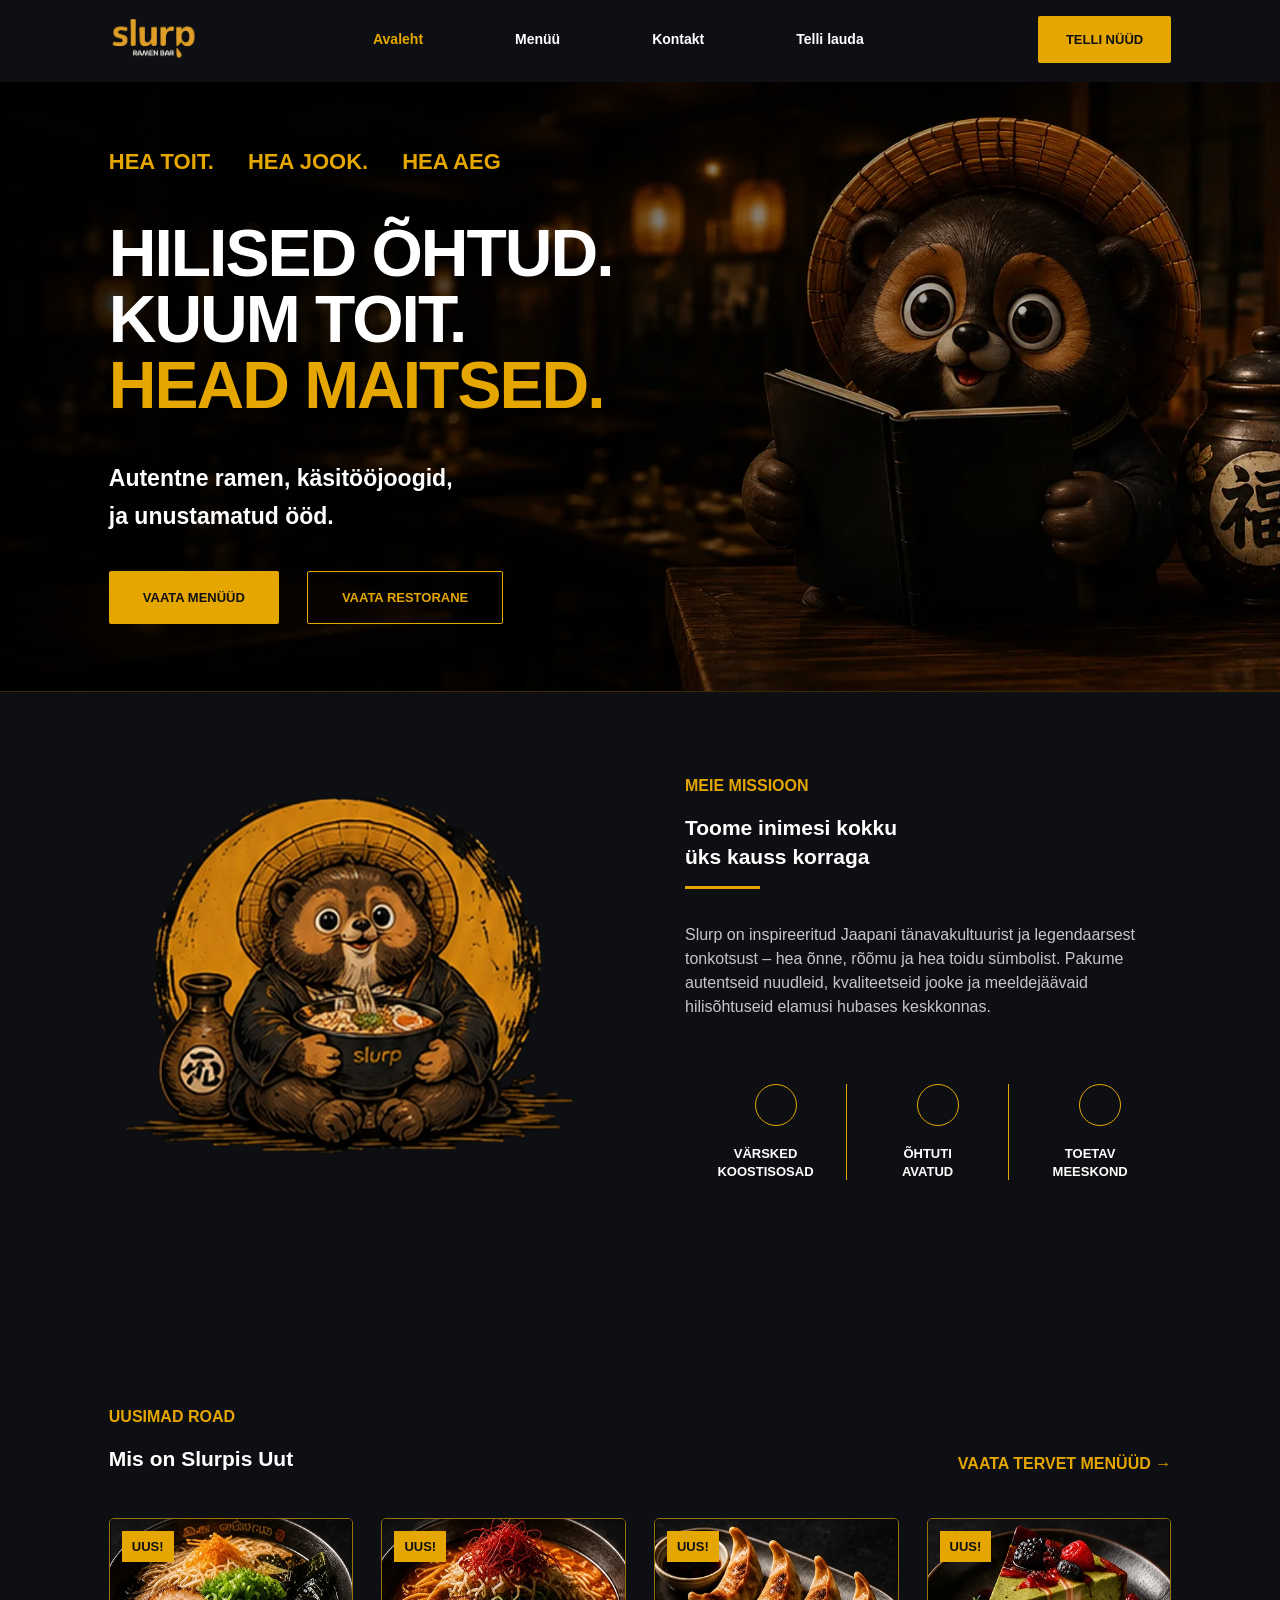
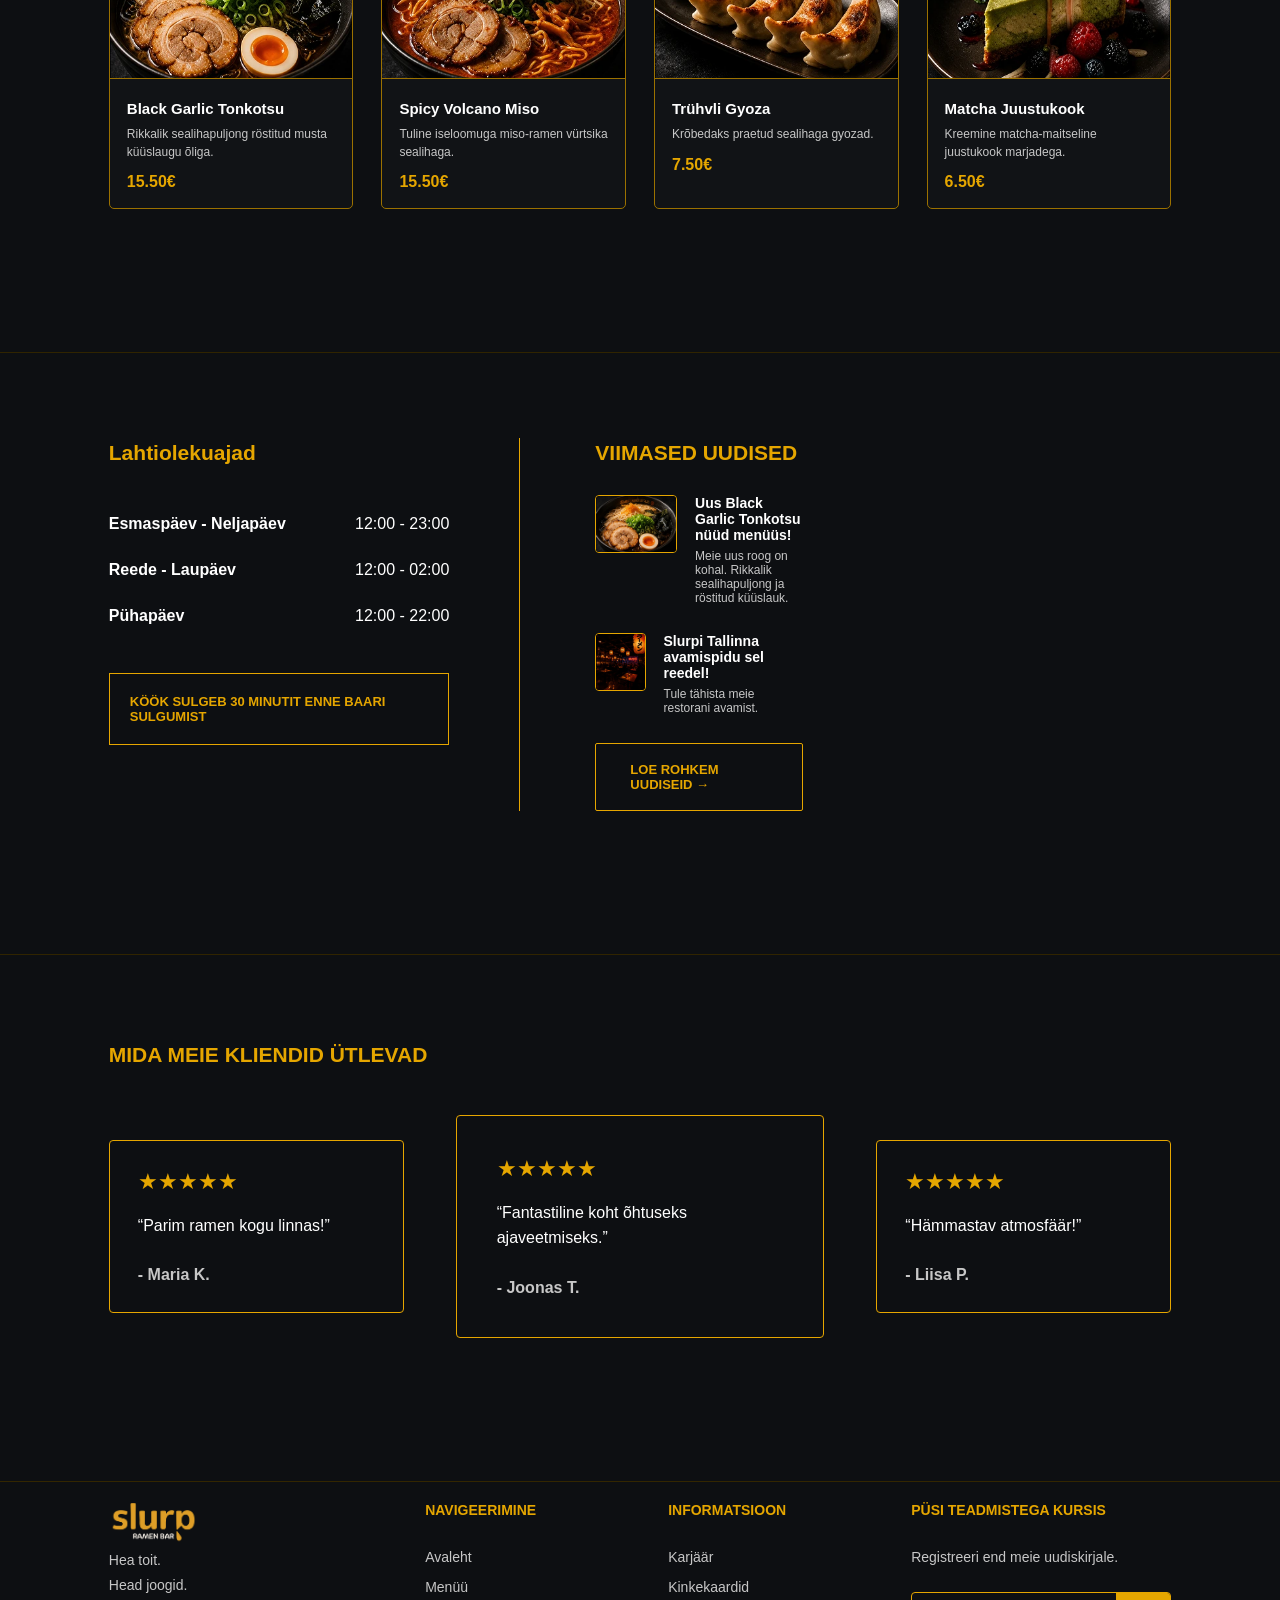
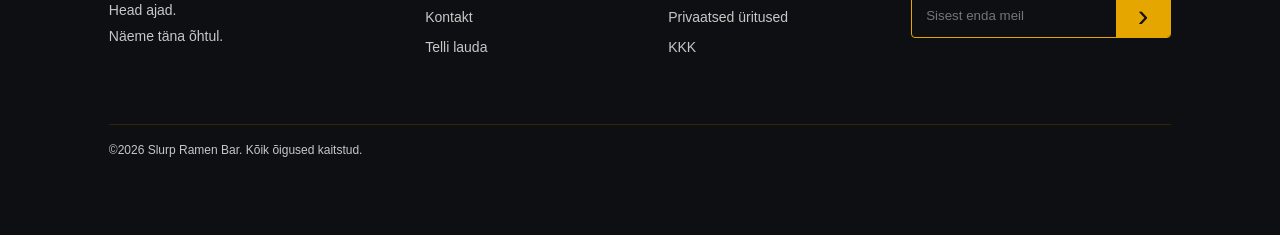
<file: index.html>
<!DOCTYPE html>
<html lang="et">
<head>
  <meta charset="UTF-8" />
  <meta name="description" content="Slurp Ramen Bar pakub autentset Jaapani ramenit, käsitööjooke ja hubast atmosfääri Tallinnas." />
  <meta name="viewport" content="width=device-width, initial-scale=1.0" />
  <title>Slurp | Avaleht</title>
  <link rel="stylesheet" href="styles.css" />
  <link rel="canonical" href="https://slurp-kusti.surge.sh/">
</head>
<body class="avaleht-page">

<header class="header">
  <div class="container nav">
    <a href="index.html" class="logo" aria-label="Slurp avaleht">
      <img src="images/slurp-logo-white.webp" alt="Slurp Ramen Bar logo">
    </a>

    <nav>
      <a class="active" href="#">Avaleht</a>
      <a href="menu.html">Menüü</a>
      <a href="kontakt.html">Kontakt</a>
      <a href="tellimus.html">Telli lauda</a>
    </nav>

    <a class="btn small" href="tellimus.html">TELLI NÜÜD</a>
  </div>
</header>

<main>
  <section class="hero">
    <div class="container hero-content">
      <div>
        <div class="tags">
          <span>HEA TOIT.</span>
          <span>HEA JOOK.</span>
          <span>HEA AEG</span>
        </div>

        <h1>
          HILISED ÕHTUD.<br>
          KUUM TOIT.<br>
          <span>HEAD MAITSED.</span>
        </h1>

        <p>Autentne ramen, käsitööjoogid,<br>ja unustamatud ööd.</p>

        <div class="hero-buttons">
          <a class="btn" href="menu.html">VAATA MENÜÜD</a>
          <a class="btn outline" href="kontakt.html">VAATA RESTORANE</a>
        </div>
      </div>
    </div>
  </section>

  <section class="mission section">
    <div class="container mission-grid">
      <div class="mission-img">
        <img src="images/mascot-bowl.webp" alt="Slurp mascot" loading="lazy">
      </div>

      <div>
        <h5>MEIE MISSIOON</h5>
        <h2>Toome inimesi kokku<br>üks kauss korraga</h2>
        <div class="line"></div>

        <p>
          Slurp on inspireeritud Jaapani tänavakultuurist ja legendaarsest
          tonkotsust – hea õnne, rõõmu ja hea toidu sümbolist.
          Pakume autentseid nuudleid, kvaliteetseid jooke ja meeldejäävaid
          hilisõhtuseid elamusi hubases keskkonnas.
        </p>

        <div class="features">
          <div>
            <div class="icon"></div>
            <strong>VÄRSKED<br>KOOSTISOSAD</strong>
          </div>
          <div>
            <div class="icon"></div>
            <strong>ÕHTUTI<br>AVATUD</strong>
          </div>
          <div>
            <div class="icon"></div>
            <strong>TOETAV<br>MEESKOND</strong>
          </div>
        </div>
      </div>
    </div>
  </section>

  <section class="new-food section">
    <div class="container">
      <div class="section-head">
        <div>
          <h5>UUSIMAD ROAD</h5>
          <h2>Mis on Slurpis Uut</h2>
        </div>
        <a href="menu.html">VAATA TERVET MENÜÜD →</a>
      </div>

      <div class="cards">
        <article class="card">
          <span>UUS!</span>
          <img src="images/ramen-1.webp" alt="" loading="lazy">
          <div>
            <h3>Black Garlic Tonkotsu</h3>
            <p>Rikkalik sealihapuljong röstitud musta küüslaugu õliga.</p>
            <strong>15.50€</strong>
          </div>
        </article>

        <article class="card">
          <span>UUS!</span>
          <img src="images/ramen-2.webp" alt="" loading="lazy">
          <div>
            <h3>Spicy Volcano Miso</h3>
            <p>Tuline iseloomuga miso-ramen vürtsika sealihaga.</p>
            <strong>15.50€</strong>
          </div>
        </article>

        <article class="card">
          <span>UUS!</span>
          <img src="images/gyoza.webp" alt="" loading="lazy">
          <div>
            <h3>Trühvli Gyoza</h3>
            <p>Krõbedaks praetud sealihaga gyozad.</p>
            <strong>7.50€</strong>
          </div>
        </article>

        <article class="card">
          <span>UUS!</span>
          <img src="images/matcha.webp" alt="" loading="lazy">
          <div>
            <h3>Matcha Juustukook</h3>
            <p>Kreemine matcha-maitseline juustukook marjadega.</p>
            <strong>6.50€</strong>
          </div>
        </article>
      </div>
    </div>
  </section>

  <section class="info section">
    <div class="container info-grid">
      <div>
        <h2>Lahtiolekuajad</h2>

        <div class="hours">
          <p><b>Esmaspäev - Neljapäev</b><span>12:00 - 23:00</span></p>
          <p><b>Reede - Laupäev</b><span>12:00 - 02:00</span></p>
          <p><b>Pühapäev</b><span>12:00 - 22:00</span></p>
        </div>

        <div class="notice">KÖÖK SULGEB 30 MINUTIT ENNE BAARI SULGUMIST</div>
      </div>

      <div class="news">
        <h2>VIIMASED UUDISED</h2>

        <div class="news-item">
          <img src="images/ramen-1.webp" alt="" loading="lazy">
          <div>
            <h4>Uus Black Garlic Tonkotsu nüüd menüüs!</h4>
            <p>Meie uus roog on kohal. Rikkalik sealihapuljong ja röstitud küüslauk.</p>
          </div>
        </div>

        <div class="news-item">
          <img src="images/news.webp" alt="" loading="lazy">
          <div>
            <h4>Slurpi Tallinna avamispidu sel reedel!</h4>
            <p>Tule tähista meie restorani avamist.</p>
          </div>
        </div>

        <a class="btn outline" href="kontakt.html">LOE ROHKEM UUDISEID →</a>
      </div>
    </div>
  </section>

  <section class="reviews section">
    <div class="container">
      <h2>MIDA MEIE KLIENDID ÜTLEVAD</h2>

      <div class="review-grid">
        <div class="review">
          <div>★★★★★</div>
          <p>“Parim ramen kogu linnas!”</p>
          <strong>- Maria K.</strong>
        </div>

        <div class="review large">
          <div>★★★★★</div>
          <p>“Fantastiline koht õhtuseks ajaveetmiseks.”</p>
          <strong>- Joonas T.</strong>
        </div>

        <div class="review">
          <div>★★★★★</div>
          <p>“Hämmastav atmosfäär!”</p>
          <strong>- Liisa P.</strong>
        </div>
      </div>
    </div>
  </section>
</main>

<footer class="footer">
  <div class="container footer-grid">
    <div>
      <a href="index.html" class="logo" aria-label="Slurp avaleht">
        <img src="images/slurp-logo-white.webp" alt="Slurp Ramen Bar logo">
      </a>
      <p>Hea toit.<br>Head joogid.<br>Head ajad.<br>Näeme täna õhtul.</p>
    </div>

    <div>
      <h4>NAVIGEERIMINE</h4>
      <a href="#">Avaleht</a>
      <a href="menu.html">Menüü</a>
      <a href="kontakt.html">Kontakt</a>
      <a href="tellimus.html">Telli lauda</a>
    </div>

    <div>
      <h4>INFORMATSIOON</h4>
      <a href="#">Karjäär</a>
      <a href="#">Kinkekaardid</a>
      <a href="#">Privaatsed üritused</a>
      <a href="kontakt.html">KKK</a>
    </div>

    <div>
      <h4>PÜSI TEADMISTEGA KURSIS</h4>
      <p>Registreeri end meie uudiskirjale.</p>
      <form>
        <input type="email" placeholder="Sisest enda meil" aria-label="Sisesta enda meil">
        <button>›</button>
      </form>
    </div>
  </div>

  <div class="container copyright">
    ©2026 Slurp Ramen Bar. Kõik õigused kaitstud.
  </div>
</footer>

<script src="js/main.js"></script>
</body>
</html>
</file>
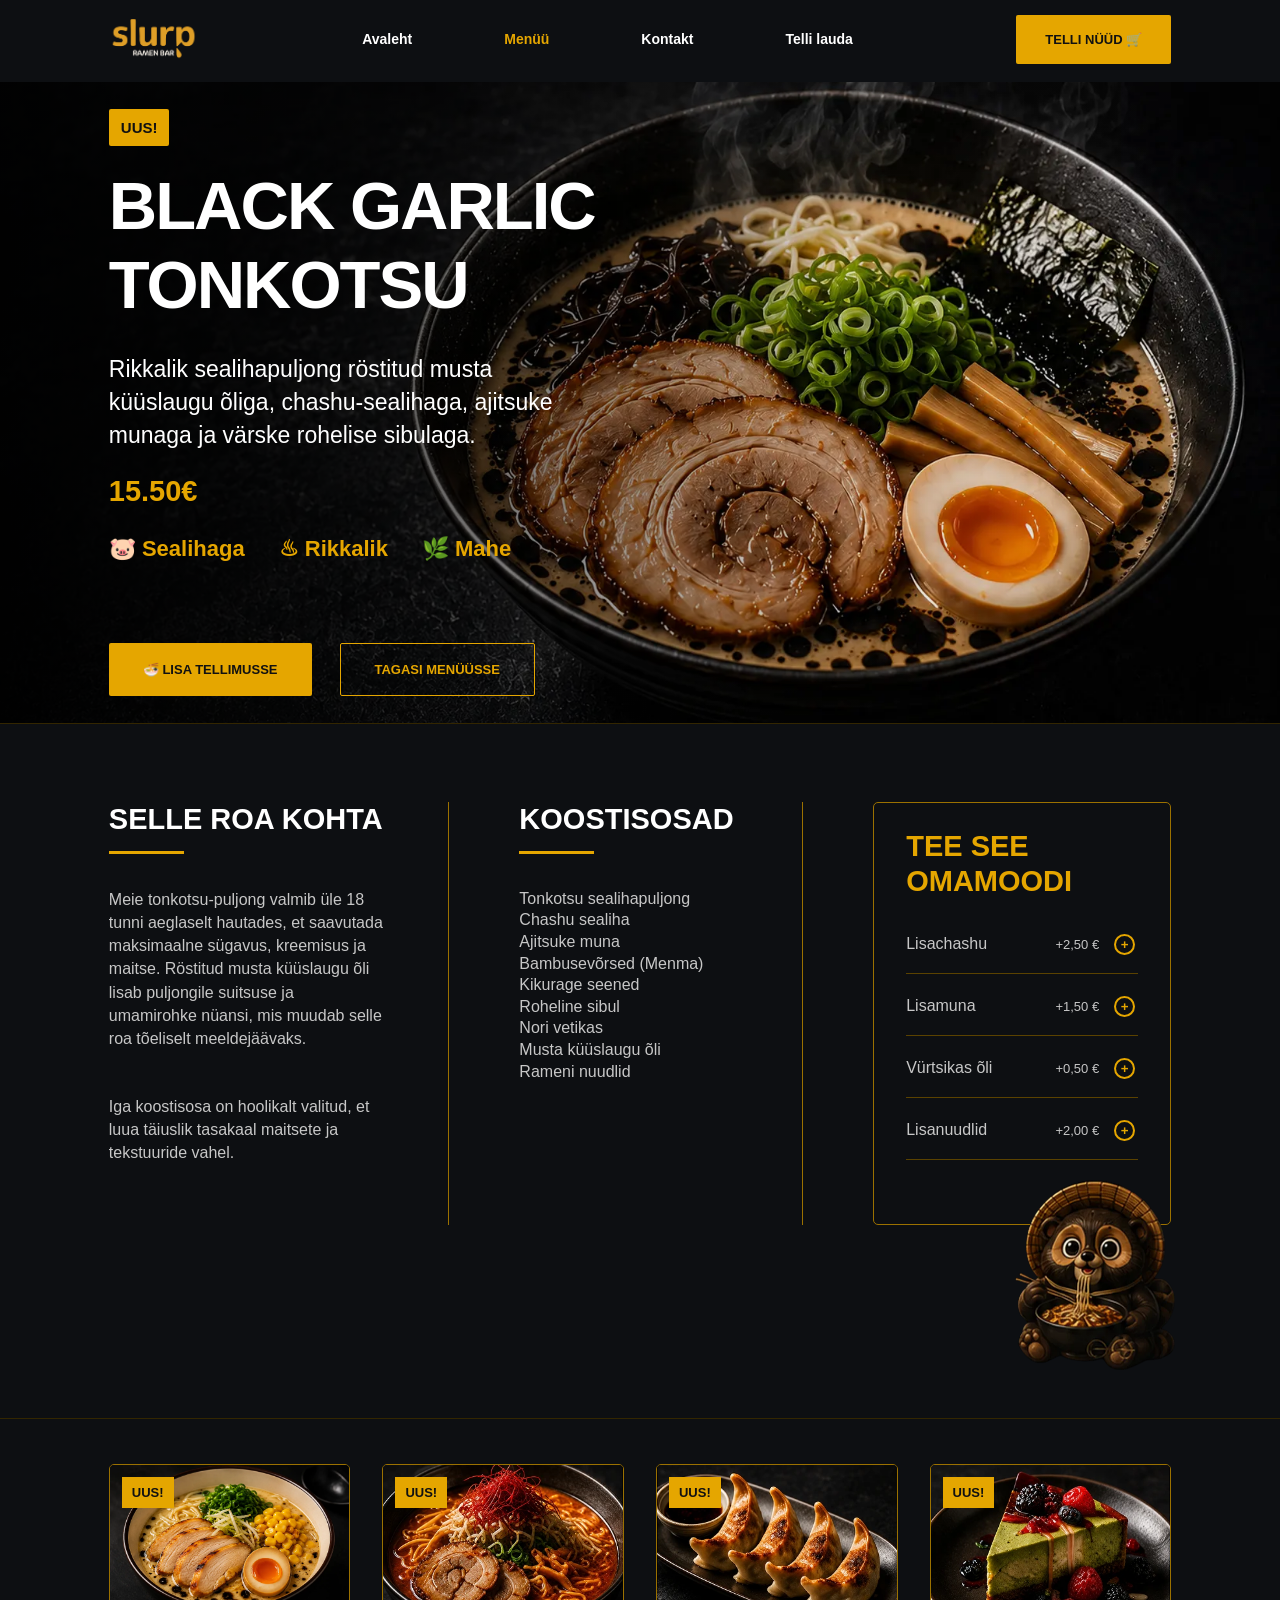
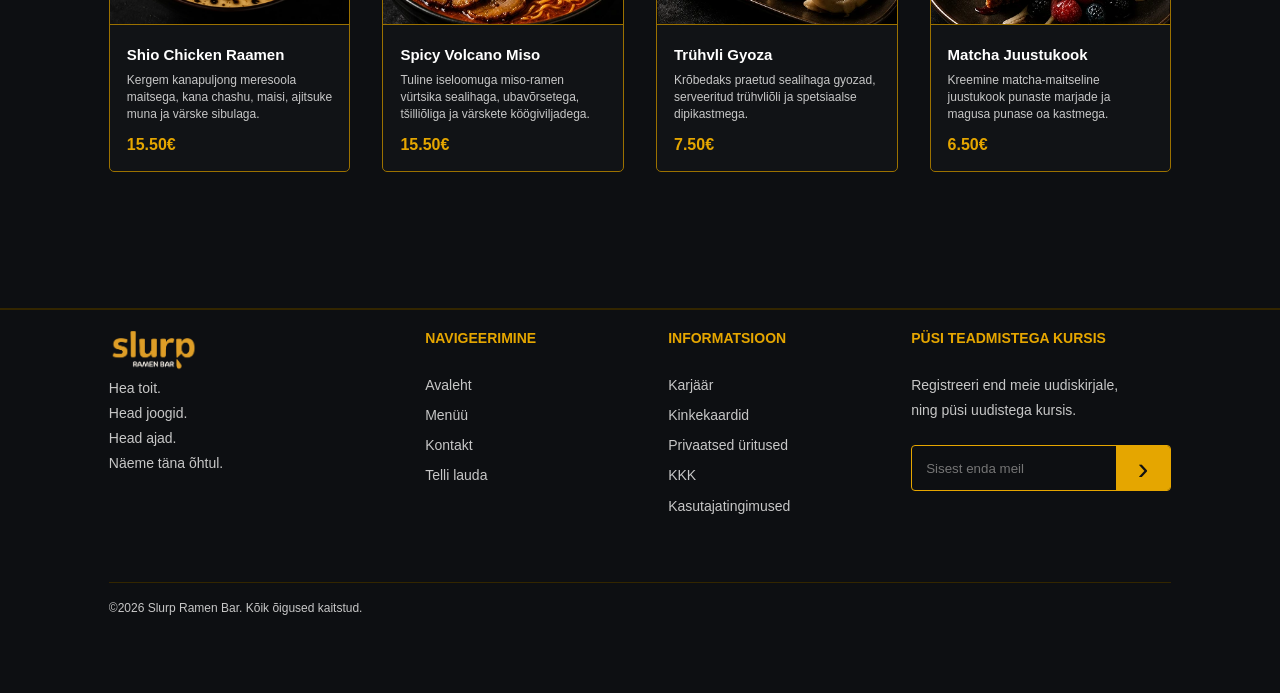
<file: detail.html>
<!DOCTYPE html>
<html lang="et">
<head>
  <meta charset="UTF-8" />
   <meta name="description" content="Slurp Ramen Bar pakub autentset Jaapani ramenit, käsitööjooke ja hubast atmosfääri Tallinnas." />
  <meta name="viewport" content="width=device-width, initial-scale=1.0" />
  <title>Slurp | Black Garlic Tonkotsu</title>
  <link rel="stylesheet" href="styles.css" />
  <link rel="canonical" href="https://slurp-kusti.surge.sh/detail.html">
</head>
<body>

<header class="header">
  <div class="container nav">
    <a href="index.html" class="logo" aria-label="Slurp avaleht">
      <img src="images/slurp-logo-white.webp" alt="Slurp Ramen Bar logo">
    </a>

    <nav>
      <a href="index.html">Avaleht</a>
      <a class="active" href="menu.html">Menüü</a>
      <a href="kontakt.html">Kontakt</a>
      <a href="tellimus.html">Telli lauda</a>
    </nav>

    <a class="top-btn" href="tellimus.html">TELLI NÜÜD 🛒</a>
  </div>
</header>

<main>
    <section class="hero-detail">
    <div class="container hero-content">
        <span class="badge">UUS!</span>

        <h1>BLACK GARLIC<br>TONKOTSU</h1>

        <p>
        Rikkalik sealihapuljong röstitud musta<br>
        küüslaugu õliga, chashu-sealihaga, ajitsuke<br>
        munaga ja värske rohelise sibulaga.
        </p>

        <strong class="price">15.50€</strong>

        <div class="tags">
        <span>🐷 Sealihaga</span>
        <span>♨ Rikkalik</span>
        <span>🌿 Mahe</span>
        </div>

        <div class="hero-buttons">
        <a class="btn" href="tellimus.html">🍜 LISA TELLIMUSSE</a>
        <a class="btn outline" href="menu.html">TAGASI MENÜÜSSE</a>
        </div>
    </div>
    </section>

    <section class="info-section">
    <div class="container info-grid">
        <div class="info-block">
        <h2>SELLE ROA KOHTA</h2>
        <div class="line"></div>

        <p>
            Meie tonkotsu-puljong valmib üle 18 tunni aeglaselt hautades,
            et saavutada maksimaalne sügavus, kreemisus ja maitse.
            Röstitud musta küüslaugu õli lisab puljongile suitsuse ja umamirohke
            nüansi, mis muudab selle roa tõeliselt meeldejäävaks.
        </p>

        <p>
            Iga koostisosa on hoolikalt valitud, et luua täiuslik tasakaal
            maitsete ja tekstuuride vahel.
        </p>
        </div>

        <div class="info-block ingredients">
        <h2>KOOSTISOSAD</h2>
        <div class="line"></div>

        <ul>
            <li>Tonkotsu sealihapuljong</li>
            <li>Chashu sealiha</li>
            <li>Ajitsuke muna</li>
            <li>Bambusevõrsed (Menma)</li>
            <li>Kikurage seened</li>
            <li>Roheline sibul</li>
            <li>Nori vetikas</li>
            <li>Musta küüslaugu õli</li>
            <li>Rameni nuudlid</li>
        </ul>
        </div>

        <div class="custom-card">
        <h2>TEE SEE OMAMOODI</h2>

        <div class="custom-row">
            <span>Lisachashu</span>
            <b>+2,50 €</b>
            <button>+</button>
        </div>

        <div class="custom-row">
            <span>Lisamuna</span>
            <b>+1,50 €</b>
            <button>+</button>
        </div>

        <div class="custom-row">
            <span>Vürtsikas õli</span>
            <b>+0,50 €</b>
            <button>+</button>
        </div>

        <div class="custom-row">
            <span>Lisanuudlid</span>
            <b>+2,00 €</b>
            <button>+</button>
        </div>

        <img src="images/mascot-small.webp" alt="Slurp mascot" loading="lazy">
        </div>
    </div>
    </section>

    <section class="related">
    <div class="container related-grid">
        <article class="card">
        <span>UUS!</span>
        <img src="images/ramen-3.webp" alt="" loading="lazy">
        <div>
            <h3>Shio Chicken Raamen</h3>
            <p>Kergem kanapuljong meresoola maitsega, kana chashu, maisi, ajitsuke muna ja värske sibulaga.</p>
            <strong>15.50€</strong>
        </div>
        </article>

        <article class="card">
        <span>UUS!</span>
        <img src="images/ramen-2.webp" alt="" loading="lazy">
        <div>
            <h3>Spicy Volcano Miso</h3>
            <p>Tuline iseloomuga miso-ramen vürtsika sealihaga, ubavõrsetega, tšilliõliga ja värskete köögiviljadega.</p>
            <strong>15.50€</strong>
        </div>
        </article>

        <article class="card">
        <span>UUS!</span>
        <img src="images/gyoza.webp" alt="" loading="lazy">
        <div>
            <h3>Trühvli Gyoza</h3>
            <p>Krõbedaks praetud sealihaga gyozad, serveeritud trühvliõli ja spetsiaalse dipikastmega.</p>
            <strong>7.50€</strong>
        </div>
        </article>

        <article class="card">
        <span>UUS!</span>
        <img src="images/matcha.webp" alt="" loading="lazy">
        <div>
            <h3>Matcha Juustukook</h3>
            <p>Kreemine matcha-maitseline juustukook punaste marjade ja magusa punase oa kastmega.</p>
            <strong>6.50€</strong>
        </div>
        </article>
    </div>
    </section>
</main>

<footer class="footer">
  <div class="container footer-grid">
    <div>
        <a href="index.html" class="logo" aria-label="Slurp avaleht">
            <img src="images/slurp-logo-white.webp" alt="Slurp Ramen Bar logo">
        </a>
      <p>Hea toit.<br>Head joogid.<br>Head ajad.<br>Näeme täna õhtul.</p>
    </div>

    <div>
      <h4>NAVIGEERIMINE</h4>
      <a href="index.html">Avaleht</a>
      <a href="menu.html">Menüü</a>
      <a href="kontakt.html">Kontakt</a>
      <a href="tellimus.html">Telli lauda</a>
    </div>

    <div>
      <h4>INFORMATSIOON</h4>
      <a href="#">Karjäär</a>
      <a href="#">Kinkekaardid</a>
      <a href="#">Privaatsed üritused</a>
      <a href="kontakt.html">KKK</a>
      <a href="#">Kasutajatingimused</a>
    </div>

    <div>
      <h4>PÜSI TEADMISTEGA KURSIS</h4>
      <p>Registreeri end meie uudiskirjale,<br>ning püsi uudistega kursis.</p>
      <form>
        <input type="email" placeholder="Sisest enda meil" aria-label="Sisesta enda meil">
        <button>›</button>
      </form>
    </div>
  </div>

  <div class="container copyright">
    ©2026 Slurp Ramen Bar. Kõik õigused kaitstud.
  </div>
</footer>

<script src="js/main.js"></script>
</body>
</html>
</file>
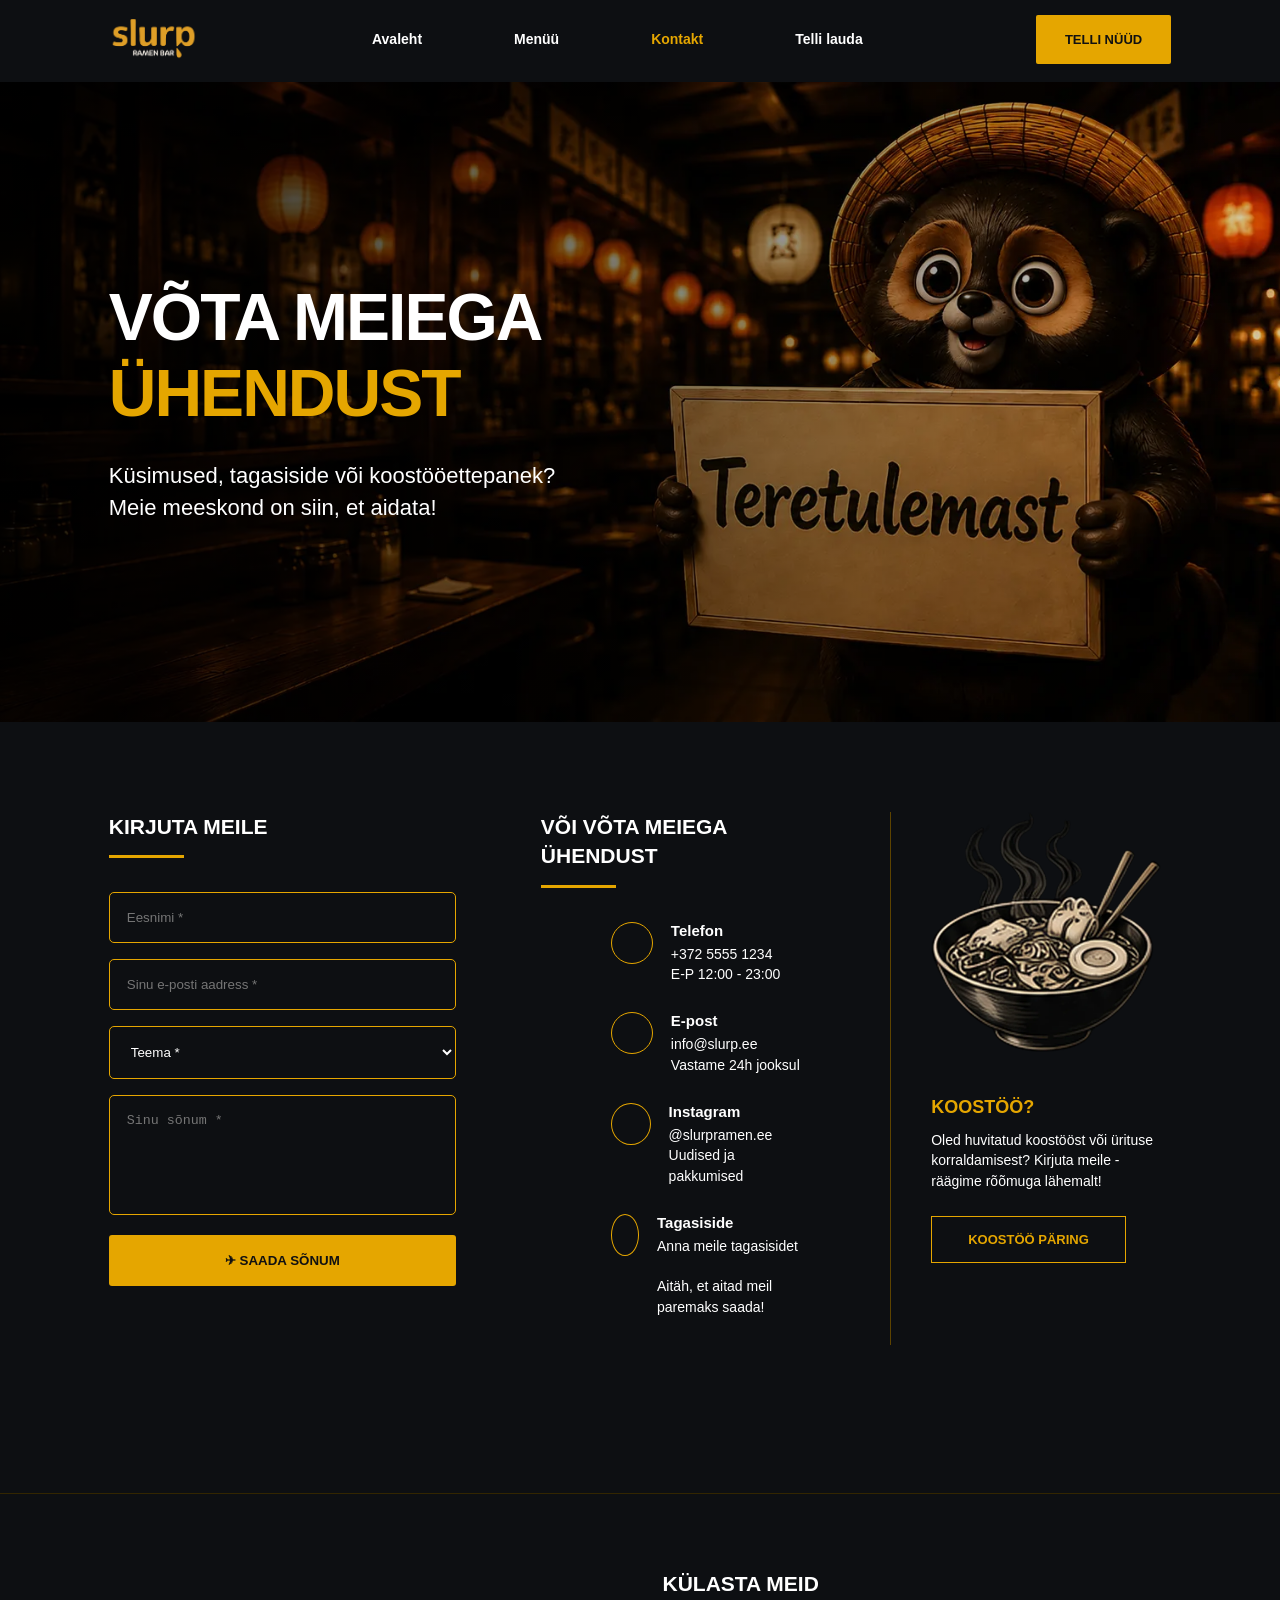
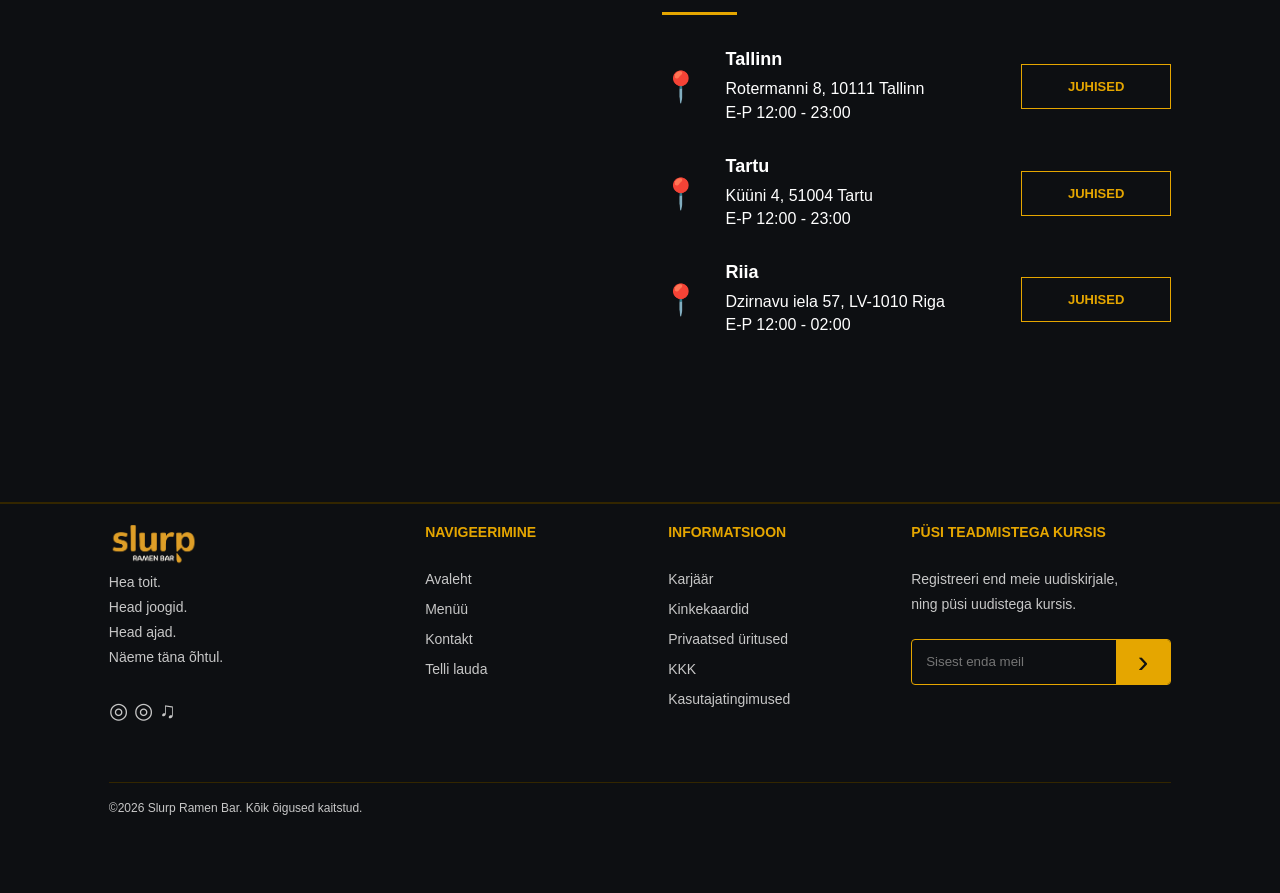
<file: kontakt.html>
<!DOCTYPE html>
<html lang="et">
<head>
  <meta charset="UTF-8" />
   <meta name="description" content="Slurp Ramen Bar pakub autentset Jaapani ramenit, käsitööjooke ja hubast atmosfääri Tallinnas." />
  <meta name="viewport" content="width=device-width, initial-scale=1.0" />
  <title>Slurp | Kontakt</title>
  <link rel="stylesheet" href="styles.css" />
  <link rel="canonical" href="https://slurp-kusti.surge.sh/kontakt.html">
</head>
<body>

<header class="header">
  <div class="container nav">
    <a href="index.html" class="logo" aria-label="Slurp avaleht">
      <img src="images/slurp-logo-white.webp" alt="Slurp Ramen Bar logo">
    </a>

    <nav>
      <a href="index.html">Avaleht</a>
      <a href="menu.html">Menüü</a>
      <a class="active" href="kontakt.html">Kontakt</a>
      <a href="tellimus.html">Telli lauda</a>
    </nav>

    <a class="top-btn" href="tellimus.html">TELLI NÜÜD</a>
  </div>
</header>

<main>
    <section class="hero-contact">
    <div class="container hero-text">
        <h1>VÕTA MEIEGA<br><span>ÜHENDUST</span></h1>
        <p>
        Küsimused, tagasiside või koostööettepanek?<br>
        Meie meeskond on siin, et aidata!
        </p>
    </div>
    </section>

    <section class="contact-section">
    <div class="container contact-grid">

        <form class="contact-form">
        <h2>KIRJUTA MEILE</h2>
        <div class="line"></div>

        <input type="text" placeholder="Eesnimi *" aria-label="Eesnimi">
        <input type="email" placeholder="Sinu e-posti aadress *" aria-label="e-posti aadress">

        <select>
            <option>Teema *</option>
            <option>Tellimus</option>
            <option>Broneering</option>
            <option>Koostöö</option>
        </select>

        <textarea placeholder="Sinu sõnum *"></textarea>

        <button type="submit">✈ SAADA SÕNUM</button>
        </form>

        <div class="contact-info">
        <h2>VÕI VÕTA MEIEGA ÜHENDUST</h2>
        <div class="line"></div>

        <div class="info-item">
            <div class="icon"></div>
            <div>
            <h3>Telefon</h3>
            <p>+372 5555 1234<br>E-P 12:00 - 23:00</p>
            </div>
        </div>

        <div class="info-item">
            <div class="icon"></div>
            <div>
            <h3>E-post</h3>
            <p>info@slurp.ee<br>Vastame 24h jooksul</p>
            </div>
        </div>

        <div class="info-item">
            <div class="icon"></div>
            <div>
            <h3>Instagram</h3>
            <p>@slurpramen.ee<br>Uudised ja pakkumised</p>
            </div>
        </div>

        <div class="info-item">
            <div class="icon"></div>
            <div>
            <h3>Tagasiside</h3>
            <p>Anna meile tagasisidet<br><br>Aitäh, et aitad meil paremaks saada!</p>
            </div>
        </div>
        </div>

        <aside class="collab">
        <img src="images/contact-bowl.webp" alt="Ramen bowl" loading="lazy">

        <h3>KOOSTÖÖ?</h3>
        <p>
            Oled huvitatud koostööst või ürituse korraldamisest?
            Kirjuta meile - räägime rõõmuga lähemalt!
        </p>

        <a href="#">KOOSTÖÖ PÄRING</a>
        </aside>

    </div>
    </section>

    <section class="visit-section">
    <div class="container visit-grid">
        <iframe
            class="map"
            src="https://www.google.com/maps?q=Rotermanni%208,%2010111%20Tallinn&output=embed"
            allowfullscreen=""
            loading="lazy"
            referrerpolicy="no-referrer-when-downgrade">
        </iframe>

        <div class="locations">
        <h2>KÜLASTA MEID</h2>
        <div class="line"></div>

        <div class="location">
            <div class="pin">📍</div>
            <div>
            <h3>Tallinn</h3>
            <p>Rotermanni 8, 10111 Tallinn<br>E-P 12:00 - 23:00</p>
            </div>
            <a href="#">JUHISED</a>
        </div>

        <div class="location">
            <div class="pin">📍</div>
            <div>
            <h3>Tartu</h3>
            <p>Küüni 4, 51004 Tartu<br>E-P 12:00 - 23:00</p>
            </div>
            <a href="#">JUHISED</a>
        </div>

        <div class="location">
            <div class="pin">📍</div>
            <div>
            <h3>Riia</h3>
            <p>Dzirnavu iela 57, LV-1010 Riga<br>E-P 12:00 - 02:00</p>
            </div>
            <a href="#">JUHISED</a>
        </div>
        </div>
    </div>
    </section>
</main>

<footer class="footer">
  <div class="container footer-grid">
    <div>
        <a href="index.html" class="logo" aria-label="Slurp avaleht">
         <img src="images/slurp-logo-white.webp" alt="Slurp Ramen Bar logo">
        </a>
      <p>Hea toit.<br>Head joogid.<br>Head ajad.<br>Näeme täna õhtul.</p>
      <div class="socials">◎ ◎ ♫</div>
    </div>

    <div>
      <h4>NAVIGEERIMINE</h4>
      <a href="index.html">Avaleht</a>
      <a href="menu.html">Menüü</a>
      <a href="kontakt.html">Kontakt</a>
      <a href="tellimus.html">Telli lauda</a>
    </div>

    <div>
      <h4>INFORMATSIOON</h4>
      <a>Karjäär</a>
      <a>Kinkekaardid</a>
      <a>Privaatsed üritused</a>
      <a>KKK</a>
      <a>Kasutajatingimused</a>
    </div>

    <div>
      <h4>PÜSI TEADMISTEGA KURSIS</h4>
      <p>Registreeri end meie uudiskirjale,<br>ning püsi uudistega kursis.</p>
      <form>
        <input type="email" placeholder="Sisest enda meil" aria-label="Sisesta enda meil">
        <button>›</button>
      </form>
    </div>
  </div>

  <div class="container copyright">
    ©2026 Slurp Ramen Bar. Kõik õigused kaitstud.
  </div>
</footer>

<script src="js/main.js"></script>
</body>
</html>
</file>
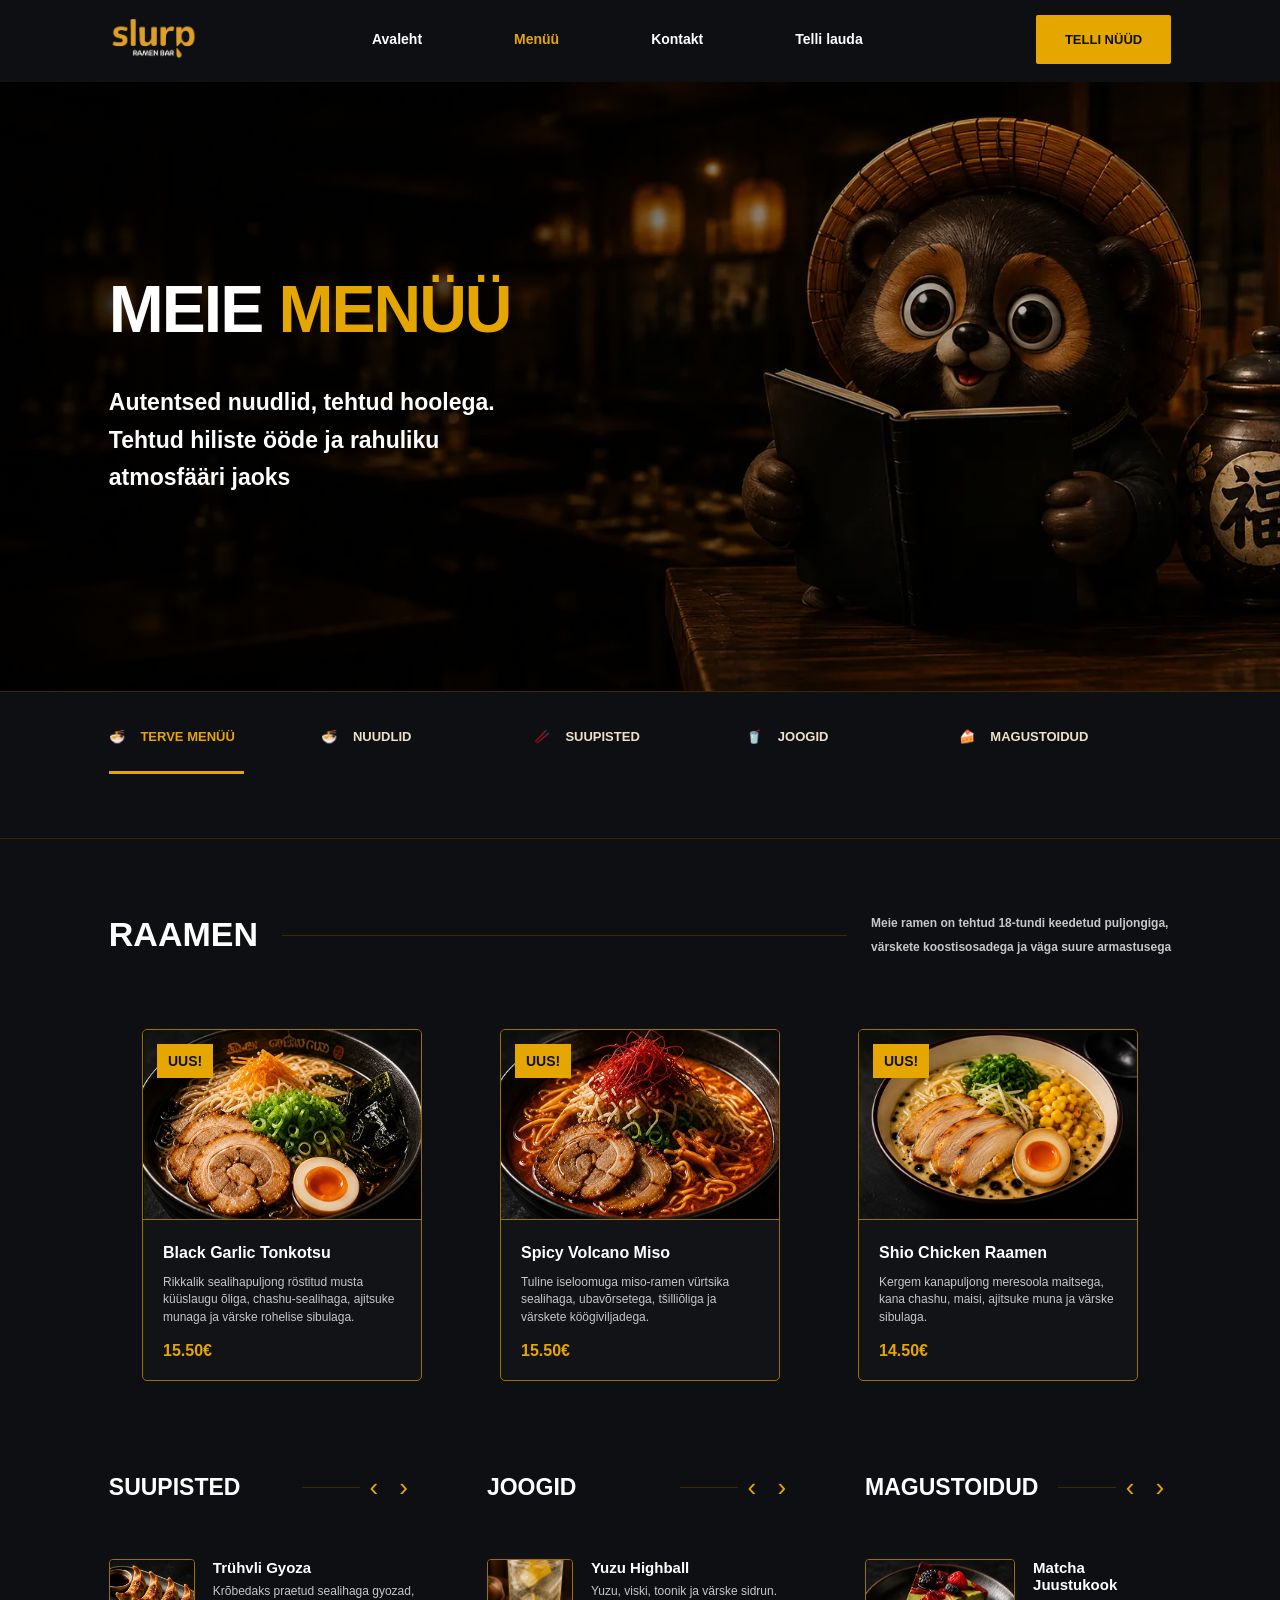
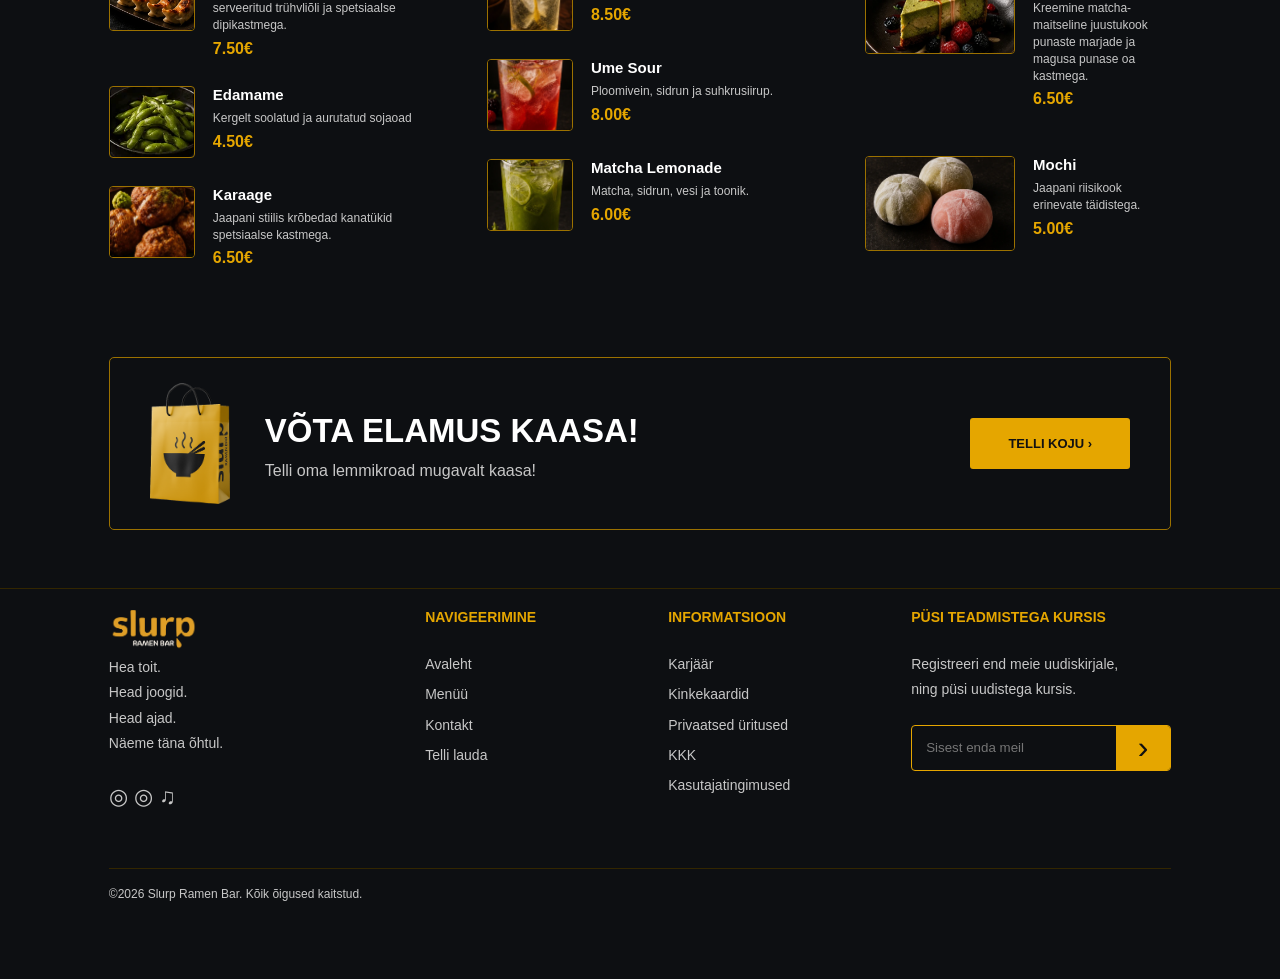
<file: menu.html>
<!DOCTYPE html>
<html lang="et">
<head>
  <meta charset="UTF-8" />
   <meta name="description" content="Slurp Ramen Bar pakub autentset Jaapani ramenit, käsitööjooke ja hubast atmosfääri Tallinnas." />
  <meta name="viewport" content="width=device-width, initial-scale=1.0" />
  <title>Slurp | Menüü</title>
  <link rel="stylesheet" href="styles.css" />
  <link rel="canonical" href="https://slurp-kusti.surge.sh/menu.html">
</head>
<body>

<header class="header">
  <div class="container nav">
    <a href="index.html" class="logo" aria-label="Slurp avaleht">
      <img src="images/slurp-logo-white.webp" alt="Slurp Ramen Bar logo">
    </a>

    <nav>
      <a href="index.html">Avaleht</a>
      <a class="active" href="menu.html">Menüü</a>
      <a href="kontakt.html">Kontakt</a>
      <a href="tellimus.html">Telli lauda</a>
    </nav>

    <a class="top-btn" href="tellimus.html">TELLI NÜÜD</a>
  </div>
</header>

<section class="hero">
  <div class="container hero-inner">
    <div>
      <h1>MEIE <span>MENÜÜ</span></h1>
      <p>
        Autentsed nuudlid, tehtud hoolega.<br>
        Tehtud hiliste ööde ja rahuliku<br>
        atmosfääri jaoks
      </p>
    </div>
  </div>
</section>

<section class="tabs">
  <div class="container tab-row">
    <div class="tab active">🍜 <span>TERVE MENÜÜ</span></div>
    <div class="tab">🍜 <span>NUUDLID</span></div>
    <div class="tab">🥢 <span>SUUPISTED</span></div>
    <div class="tab">🥤 <span>JOOGID</span></div>
    <div class="tab">🍰 <span>MAGUSTOIDUD</span></div>
  </div>
</section>

<main class="menu-page">

  <section class="ramen-section container">
    <div class="section-title">
      <h2>RAAMEN</h2>
      <div></div>
      <p>
        Meie ramen on tehtud 18-tundi keedetud puljongiga,<br>
        värskete koostisosadega ja väga suure armastusega
      </p>
    </div>

    <div class="ramen-grid">
        <a href="detail.html" class="big-card">
            <span>UUS!</span>
            <img src="images/ramen-1.webp" alt="" loading="lazy">
            <div>
                <h3>Black Garlic Tonkotsu</h3>
                <p>Rikkalik sealihapuljong röstitud musta küüslaugu õliga, chashu-sealihaga, ajitsuke munaga ja värske rohelise sibulaga.</p>
                <strong>15.50€</strong>
            </div>
        </a>

        <a href="detail.html" class="big-card">
            <span>UUS!</span>
            <img src="images/ramen-2.webp" alt="" loading="lazy">
            <div>
                <h3>Spicy Volcano Miso</h3>
                <p>Tuline iseloomuga miso-ramen vürtsika sealihaga, ubavõrsetega, tšilliõliga ja värskete köögiviljadega.</p>
                <strong>15.50€</strong>
            </div>
        </a>

        <a href="detail.html" class="big-card">
            <span>UUS!</span>
            <img src="images/ramen-3.webp" alt="" loading="lazy">
            <div>
                <h3>Shio Chicken Raamen</h3>
                <p>Kergem kanapuljong meresoola maitsega, kana chashu, maisi, ajitsuke muna ja värske sibulaga.</p>
                <strong>14.50€</strong>
            </div>
        </a>
    </div>
  </section>

  <section class="container menu-columns">
    <div class="small-section">
      <div class="mini-head">
        <h2>SUUPISTED</h2>
        <span>‹ ›</span>
      </div>

      <div class="mini-item">
        <img src="images/gyoza.webp" alt="" loading="lazy">
        <div>
          <h3>Trühvli Gyoza</h3>
          <p>Krõbedaks praetud sealihaga gyozad, serveeritud trühvliõli ja spetsiaalse dipikastmega.</p>
          <strong>7.50€</strong>
        </div>
      </div>

      <div class="mini-item">
        <img src="images/edamame.webp" alt="" loading="lazy">
        <div>
          <h3>Edamame</h3>
          <p>Kergelt soolatud ja aurutatud sojaoad</p>
          <strong>4.50€</strong>
        </div>
      </div>

      <div class="mini-item">
        <img src="images/karaage.webp" alt="" loading="lazy">
        <div>
          <h3>Karaage</h3>
          <p>Jaapani stiilis krõbedad kanatükid spetsiaalse kastmega.</p>
          <strong>6.50€</strong>
        </div>
      </div>
    </div>

    <div class="small-section">
      <div class="mini-head">
        <h2>JOOGID</h2>
        <span>‹ ›</span>
      </div>

      <div class="mini-item">
        <img src="images/highball.webp" alt="" loading="lazy">
        <div>
          <h3>Yuzu Highball</h3>
          <p>Yuzu, viski, toonik ja värske sidrun.</p>
          <strong>8.50€</strong>
        </div>
      </div>

      <div class="mini-item">
        <img src="images/ume.webp" alt="" loading="lazy">
        <div>
          <h3>Ume Sour</h3>
          <p>Ploomivein, sidrun ja suhkrusiirup.</p>
          <strong>8.00€</strong>
        </div>
      </div>

      <div class="mini-item">
        <img src="images/matcha-lemonade.webp" alt="" loading="lazy">
        <div>
          <h3>Matcha Lemonade</h3>
          <p>Matcha, sidrun, vesi ja toonik.</p>
          <strong>6.00€</strong>
        </div>
      </div>
    </div>

    <div class="small-section">
      <div class="mini-head">
        <h2>MAGUSTOIDUD</h2>
        <span>‹ ›</span>
      </div>

      <div class="mini-item dessert">
        <img src="images/matcha.webp" alt="" loading="lazy">
        <div>
          <h3>Matcha Juustukook</h3>
          <p>Kreemine matcha-maitseline juustukook punaste marjade ja magusa punase oa kastmega.</p>
          <strong>6.50€</strong>
        </div>
      </div>

      <div class="mini-item dessert">
        <img src="images/mochi.webp" alt="" loading="lazy">
        <div>
          <h3>Mochi</h3>
          <p>Jaapani riisikook erinevate täidistega.</p>
          <strong>5.00€</strong>
        </div>
      </div>
    </div>
  </section>

  <section class="container cta-box">
    <img src="images/bag.webp" alt="" loading="lazy">
    <div>
      <h2>VÕTA ELAMUS KAASA!</h2>
      <p>Telli oma lemmikroad mugavalt kaasa!</p>
    </div>
    <a href="tellimus.html">TELLI KOJU ›</a>
  </section>

</main>

<footer class="footer">
  <div class="container footer-grid">
    <div>
        <a href="index.html" class="logo" aria-label="Slurp avaleht">
            <img src="images/slurp-logo-white.webp" alt="Slurp Ramen Bar logo">
        </a>
      <p>Hea toit.<br>Head joogid.<br>Head ajad.<br>Näeme täna õhtul.</p>
      <div class="socials">◎ ◎ ♫</div>
    </div>

    <div>
      <h4>NAVIGEERIMINE</h4>
      <a href="index.html">Avaleht</a>
      <a href="menu.html">Menüü</a>
      <a href="kontakt.html">Kontakt</a>
      <a href="tellimus.html">Telli lauda</a>
    </div>

    <div>
      <h4>INFORMATSIOON</h4>
      <a>Karjäär</a>
      <a>Kinkekaardid</a>
      <a>Privaatsed üritused</a>
      <a>KKK</a>
      <a>Kasutajatingimused</a>
    </div>

    <div>
      <h4>PÜSI TEADMISTEGA KURSIS</h4>
      <p>Registreeri end meie uudiskirjale,<br>ning püsi uudistega kursis.</p>
      <form>
        <input type="email" placeholder="Sisest enda meil" aria-label="Sisesta enda meil">
        <button>›</button>
      </form>
    </div>
  </div>

  <div class="container copyright">
    ©2026 Slurp Ramen Bar. Kõik õigused kaitstud.
  </div>
</footer>

<script src="js/main.js"></script>
</body>
</html>
</file>
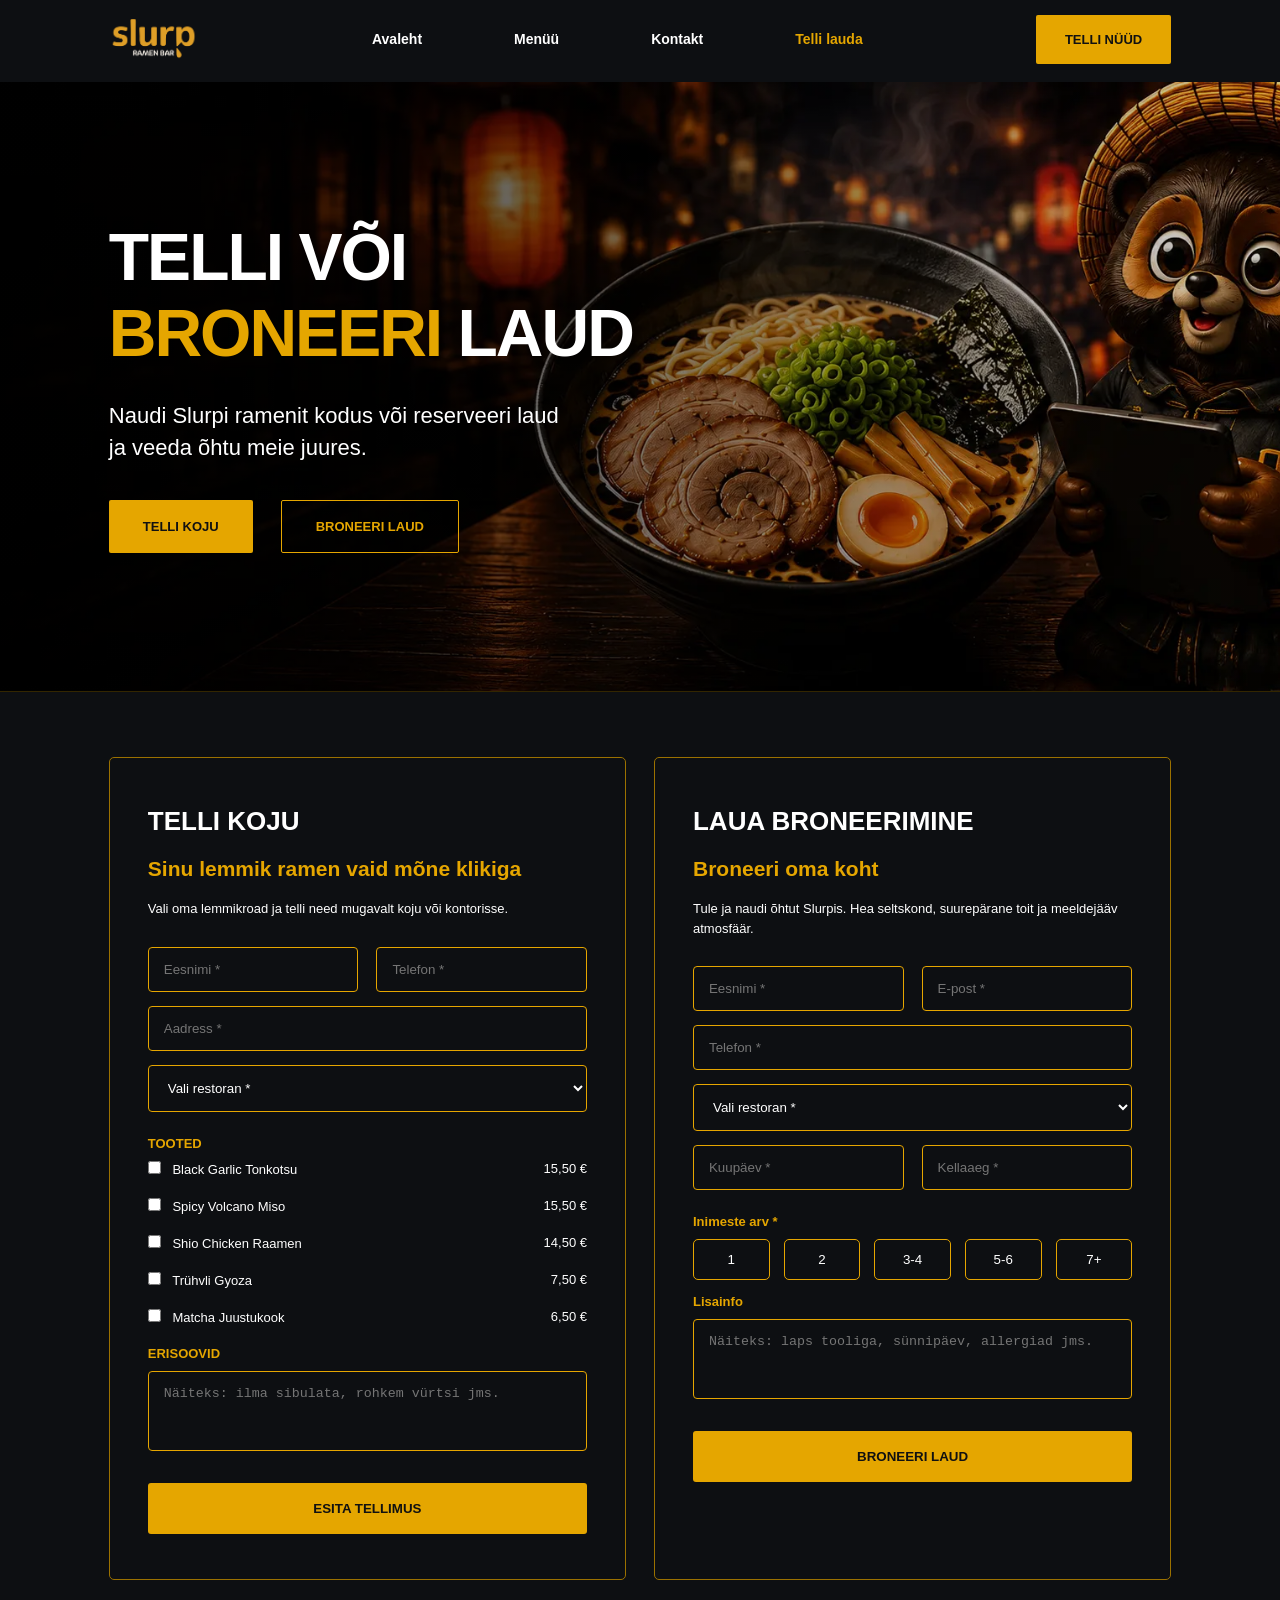
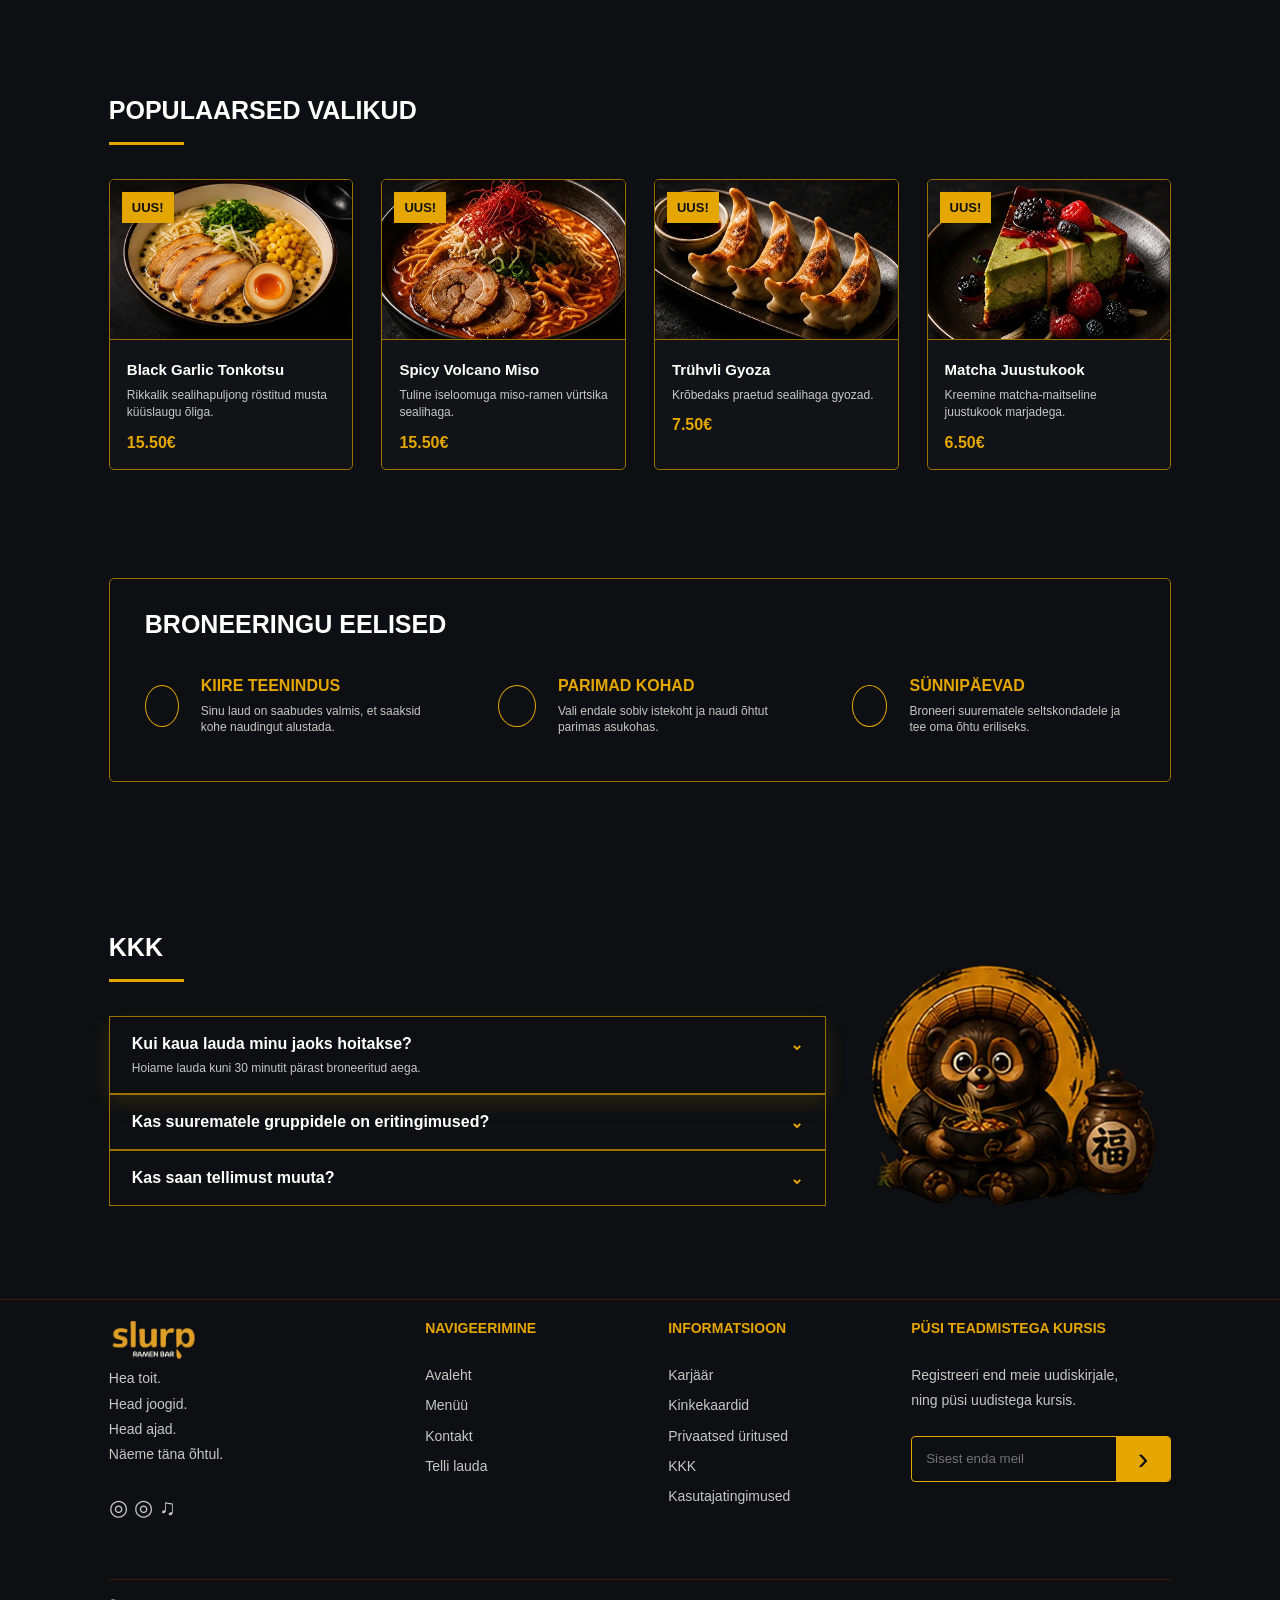
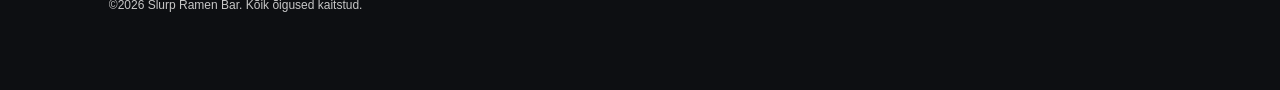
<file: tellimus.html>
<!DOCTYPE html>
<html lang="et">
<head>
  <meta charset="UTF-8" />
   <meta name="description" content="Slurp Ramen Bar pakub autentset Jaapani ramenit, käsitööjooke ja hubast atmosfääri Tallinnas." />
  <meta name="viewport" content="width=device-width, initial-scale=1.0" />
  <title>Slurp | Tellimus ja Lauabroneering</title>
  <link rel="stylesheet" href="styles.css" />
  <link rel="canonical" href="https://slurp-kusti.surge.sh/tellimus.html">
</head>
<body>

<header class="header">
  <div class="container nav">
    <a href="index.html" class="logo" aria-label="Slurp avaleht">
      <img src="images/slurp-logo-white.webp" alt="Slurp Ramen Bar logo">
    </a>

    <nav>
      <a href="index.html">Avaleht</a>
      <a href="menu.html">Menüü</a>
      <a href="kontakt.html">Kontakt</a>
      <a class="active" href="tellimus.html">Telli lauda</a>
    </nav>

    <a class="top-btn" href="#">TELLI NÜÜD</a>
  </div>
</header>

<main>
    <section class="hero-order">
    <div class="container hero-text">
        <h1>TELLI VÕI<br><span>BRONEERI</span> LAUD</h1>
        <p>Naudi Slurpi ramenit kodus või reserveeri laud<br>ja veeda õhtu meie juures.</p>

        <div class="hero-buttons">
        <a href="#order" class="btn">TELLI KOJU</a>
        <a href="#booking" class="btn outline">BRONEERI LAUD</a>
        </div>
    </div>
    </section>

    <section class="forms-section">
    <div class="container forms-grid">

        <form id="order" class="box-form">
        <h2>TELLI KOJU</h2>
        <h3>Sinu lemmik ramen vaid mõne klikiga</h3>
        <p>Vali oma lemmikroad ja telli need mugavalt koju või kontorisse.</p>

        <div class="two">
            <input type="text" placeholder="Eesnimi *" aria-label="Eesnimi">
            <input type="tel" placeholder="Telefon *" aria-label="Telefon">
        </div>

        <input type="text" placeholder="Aadress *" aria-label="Aadress">

        <select>
            <option>Vali restoran *</option>
            <option>Tallinn</option>
            <option>Tartu</option>
            <option>Riia</option>
        </select>

        <label class="label">TOOTED</label>

        <div class="product-row">
            <label><input type="checkbox"> Black Garlic Tonkotsu</label>
            <span>15,50 €</span>
        </div>

        <div class="product-row">
            <label><input type="checkbox"> Spicy Volcano Miso</label>
            <span>15,50 €</span>
        </div>

        <div class="product-row">
            <label><input type="checkbox"> Shio Chicken Raamen</label>
            <span>14,50 €</span>
        </div>

        <div class="product-row">
            <label><input type="checkbox"> Trühvli Gyoza</label>
            <span>7,50 €</span>
        </div>

        <div class="product-row">
            <label><input type="checkbox"> Matcha Juustukook</label>
            <span>6,50 €</span>
        </div>

        <label class="label">ERISOOVID</label>
        <textarea placeholder="Näiteks: ilma sibulata, rohkem vürtsi jms."></textarea>

        <button type="submit">ESITA TELLIMUS</button>
        </form>

        <form id="booking" class="box-form">
        <h2>LAUA BRONEERIMINE</h2>
        <h3>Broneeri oma koht</h3>
        <p>Tule ja naudi õhtut Slurpis. Hea seltskond, suurepärane toit ja meeldejääv atmosfäär.</p>

        <div class="two">
            <input type="text" placeholder="Eesnimi *" aria-label="Eesnimi">
            <input type="email" placeholder="E-post *" aria-label="E-post">
        </div>

        <input type="tel" placeholder="Telefon *" aria-label="Telefon">

        <select>
            <option>Vali restoran *</option>
            <option>Tallinn</option>
            <option>Tartu</option>
            <option>Riia</option>
        </select>

        <div class="two">
            <input type="text" placeholder="Kuupäev *" aria-label="Kuupäev">
            <input type="text" placeholder="Kellaaeg *" aria-label="Kellaaeg">
        </div>

        <label class="label">Inimeste arv *</label>
        <div class="people">
            <button type="button">1</button>
            <button type="button">2</button>
            <button type="button">3-4</button>
            <button type="button">5-6</button>
            <button type="button">7+</button>
        </div>

        <label class="label">Lisainfo</label>
        <textarea placeholder="Näiteks: laps tooliga, sünnipäev, allergiad jms."></textarea>

        <button type="submit">BRONEERI LAUD</button>
        </form>

    </div>
    </section>

    <section class="popular">
    <div class="container">
        <h2>POPULAARSED VALIKUD</h2>
        <div class="line"></div>

        <div class="cards">
        <article class="card">
            <span>UUS!</span>
            <img src="images/ramen-3.webp" alt="" loading="lazy">
            <div>
            <h3>Black Garlic Tonkotsu</h3>
            <p>Rikkalik sealihapuljong röstitud musta küüslaugu õliga.</p>
            <strong>15.50€</strong>
            </div>
        </article>

        <article class="card">
            <span>UUS!</span>
            <img src="images/ramen-2.webp" alt="" loading="lazy">
            <div>
            <h3>Spicy Volcano Miso</h3>
            <p>Tuline iseloomuga miso-ramen vürtsika sealihaga.</p>
            <strong>15.50€</strong>
            </div>
        </article>

        <article class="card">
            <span>UUS!</span>
            <img src="images/gyoza.webp" alt="" loading="lazy">
            <div>
            <h3>Trühvli Gyoza</h3>
            <p>Krõbedaks praetud sealihaga gyozad.</p>
            <strong>7.50€</strong>
            </div>
        </article>

        <article class="card">
            <span>UUS!</span>
            <img src="images/matcha.webp" alt="" loading="lazy">
            <div>
            <h3>Matcha Juustukook</h3>
            <p>Kreemine matcha-maitseline juustukook marjadega.</p>
            <strong>6.50€</strong>
            </div>
        </article>
        </div>
    </div>
    </section>

    <section class="benefits">
    <div class="container benefit-box">
        <h2>BRONEERINGU EELISED</h2>

        <div class="benefit-grid">
        <div class="benefit">
            <div class="icon2"></div>
            <div>
            <h3>KIIRE TEENINDUS</h3>
            <p>Sinu laud on saabudes valmis, et saaksid kohe naudingut alustada.</p>
            </div>
        </div>

        <div class="benefit">
            <div class="icon2"></div>
            <div>
            <h3>PARIMAD KOHAD</h3>
            <p>Vali endale sobiv istekoht ja naudi õhtut parimas asukohas.</p>
            </div>
        </div>

        <div class="benefit">
            <div class="icon2"></div>
            <div>
            <h3>SÜNNIPÄEVAD</h3>
            <p>Broneeri suurematele seltskondadele ja tee oma õhtu eriliseks.</p>
            </div>
        </div>
        </div>
    </div>
    </section>

    <section class="faq-section">
    <div class="container faq-grid">
        <div>
        <h2>KKK</h2>
        <div class="line"></div>

        <details open>
            <summary>Kui kaua lauda minu jaoks hoitakse?</summary>
            <p>Hoiame lauda kuni 30 minutit pärast broneeritud aega.</p>
        </details>

        <details>
            <summary>Kas suurematele gruppidele on eritingimused?</summary>
            <p>Jah. Üle 8 inimese puhul võtame teiega ühendust ja leiame parima lahenduse.</p>
        </details>

        <details>
            <summary>Kas saan tellimust muuta?</summary>
            <p>Jah, kuni restoran pole tellimuse valmistamist alustanud.</p>
        </details>
        </div>

        <img src="images/mascot-order.webp" alt="Slurp mascot" loading="lazy">
    </div>
    </section>
</main>

<footer class="footer">
  <div class="container footer-grid">
    <div>
        <a href="index.html" class="logo" aria-label="Slurp avaleht">
         <img src="images/slurp-logo-white.webp" alt="Slurp Ramen Bar logo">
        </a>
      <p>Hea toit.<br>Head joogid.<br>Head ajad.<br>Näeme täna õhtul.</p>
      <div class="socials">◎ ◎ ♫</div>
    </div>

    <div>
      <h4>NAVIGEERIMINE</h4>
      <a href="index.html">Avaleht</a>
      <a href="menu.html">Menüü</a>
      <a href="kontakt.html">Kontakt</a>
      <a href="tellimus.html">Telli lauda</a>
    </div>

    <div>
      <h4>INFORMATSIOON</h4>
      <a>Karjäär</a>
      <a>Kinkekaardid</a>
      <a>Privaatsed üritused</a>
      <a>KKK</a>
      <a>Kasutajatingimused</a>
    </div>

    <div>
      <h4>PÜSI TEADMISTEGA KURSIS</h4>
      <p>Registreeri end meie uudiskirjale,<br>ning püsi uudistega kursis.</p>
      <form>
        <input type="email" placeholder="Sisest enda meil" aria-label="Sisesta enda meil">
        <button>›</button>
      </form>
    </div>
  </div>

  <div class="container copyright">
    ©2026 Slurp Ramen Bar. Kõik õigused kaitstud.
  </div>
</footer>

<script src="js/main.js"></script>
</body>
</html>
</file>
<file: styles.css>
:root {
  --bg: #0d0f12;
  --bg2: #111316;
  --yellow: #e6a600;
  --text: #ffffff;
  --muted: #c8c8c8;
  --border: #a97900;
}

* {
  margin: 0;
  padding: 0;
  box-sizing: border-box;
}

body {
  background: var(--bg);
  color: var(--text);
  font-family: Arial, Helvetica, sans-serif;
}

a {
  color: inherit;
  text-decoration: none;
}

.container {
  width: 82%;
  max-width: 1220px;
  margin: auto;
}

.header {
  height: 78px;
  background: #0d0f12;
  display: flex;
  align-items: center;
}

.nav {
  display: flex;
  justify-content: space-between;
  align-items: center;
}

.logo {
  color: var(--yellow);
  font-size: 34px;
  font-weight: 900;
  line-height: 0.8;
}

.logo span {
  display: block;
  color: white;
  font-size: 7px;
  letter-spacing: 1px;
  margin-left: 34px;
}

.nav nav {
  display: flex;
  gap: 82px;
  font-size: 14px;
  font-weight: 700;
}

.nav nav a.active {
  color: var(--yellow);
}

.btn {
  display: inline-flex;
  align-items: center;
  justify-content: center;
  background: var(--yellow);
  color: #111;
  font-weight: 900;
  font-size: 13px;
  padding: 18px 30px;
  border-radius: 2px;
}

.btn.small {
  padding: 16px 28px;
}

.btn.outline {
  background: transparent;
  color: var(--yellow);
  border: 1px solid var(--yellow);
}

.hero {
  min-height: 610px;
  background:
    linear-gradient(90deg, rgba(0,0,0,.9), rgba(0,0,0,.25)),
    url("images/hero-avaleht.webp") center/cover no-repeat;
  display: flex;
  align-items: center;
}

.tags {
  display: flex;
  gap: 28px;
  color: var(--yellow);
  font-weight: 900;
  font-size: 17px;
  margin-bottom: 18px;
}

.hero h1 {
  font-size: 62px;
  line-height: 1.15;
  font-weight: 900;
  letter-spacing: -2px;
}

.hero h1 span {
  color: var(--yellow);
}

.hero p {
  margin-top: 25px;
  color: white;
  font-size: 21px;
  line-height: 1.7;
  font-weight: 700;
}

.hero-buttons {
  display: flex;
  gap: 22px;
  margin-top: 28px;
}

.section {
  padding: 85px 0;
}

.mission-grid {
  display: grid;
  grid-template-columns: 1fr 1fr;
  gap: 90px;
  align-items: center;
}

.mission-img img {
  width: 100%;
}

h5 {
  color: var(--yellow);
  font-size: 16px;
  margin-bottom: 18px;
  font-weight: 900;
}

h2 {
  font-size: 32px;
  line-height: 1.4;
}

.line {
  width: 60px;
  height: 4px;
  background: var(--yellow);
  margin: 22px 0;
}

.mission p {
  color: var(--muted);
  line-height: 1.5;
  max-width: 470px;
}

.features {
  display: grid;
  grid-template-columns: repeat(3, 1fr);
  margin-top: 65px;
}

.features div {
  text-align: center;
  border-right: 1px solid var(--yellow);
}

.features div:last-child {
  border-right: none;
}

.icon {
  font-size: 48px;
  color: var(--yellow);
  margin-bottom: 18px;
}

.features strong {
  font-size: 13px;
}

.section-head {
  display: flex;
  justify-content: space-between;
  align-items: end;
  margin-bottom: 45px;
}

.section-head a {
  color: var(--yellow);
  font-weight: 900;
}

.cards {
  display: grid;
  grid-template-columns: repeat(4, 1fr);
  gap: 28px;
}

.card {
  position: relative;
  border: 1px solid var(--border);
  border-radius: 4px;
  overflow: hidden;
  background: #101215;
}

.card span {
  position: absolute;
  top: 12px;
  left: 12px;
  background: var(--yellow);
  color: #111;
  padding: 8px 10px;
  font-weight: 900;
  font-size: 13px;
  z-index: 2;
}

.card img {
  width: 100%;
  height: 165px;
  object-fit: cover;
  border-bottom: 1px solid var(--border);
}

.card div {
  padding: 18px;
}

.card h3 {
  font-size: 15px;
  margin-bottom: 10px;
}

.card p {
  color: var(--muted);
  font-size: 12px;
  line-height: 1.5;
  margin-bottom: 15px;
}

.card strong {
  color: var(--yellow);
}

.info {
  border-top: 1px solid #302400;
  border-bottom: 1px solid #302400;
}

.info-grid {
  display: grid;
  grid-template-columns: 1fr 1fr;
  gap: 90px;
}

.info h2 {
  color: var(--yellow);
}

.hours {
  margin: 48px 0;
}

.hours p {
  display: flex;
  justify-content: space-between;
  max-width: 390px;
  margin-bottom: 28px;
}

.notice {
  max-width: 390px;
  border: 1px solid var(--yellow);
  color: var(--yellow);
  padding: 20px;
  font-weight: 900;
  font-size: 13px;
}

.news {
  border-left: 1px solid var(--yellow);
  padding-left: 75px;
}

.news-item {
  display: flex;
  gap: 18px;
  margin: 28px 0;
}

.news-item img {
  width: 88px;
  height: 58px;
  object-fit: cover;
  border: 1px solid var(--yellow);
  border-radius: 4px;
}

.news-item h4 {
  font-size: 14px;
  margin-bottom: 6px;
}

.news-item p {
  color: var(--muted);
  font-size: 12px;
}

.reviews h2 {
  color: var(--yellow);
  margin-bottom: 45px;
}

.review-grid {
  display: grid;
  grid-template-columns: 1fr 1.25fr 1fr;
  gap: 52px;
  align-items: center;
}

.review {
  border: 1px solid var(--yellow);
  border-radius: 4px;
  padding: 28px;
}

.review.large {
  padding: 40px;
}

.review div {
  color: var(--yellow);
  font-size: 22px;
  margin-bottom: 18px;
}

.review p {
  color: white;
  line-height: 1.6;
  margin-bottom: 28px;
}

.review strong {
  color: var(--muted);
}

.footer {
  border-top: 1px solid #302400;
  padding: 48px 0 20px;
}

.footer-grid {
  display: grid;
  grid-template-columns: 1.3fr 1fr 1fr 1.5fr;
  gap: 80px;
}

.footer p,
.footer a {
  display: block;
  color: var(--muted);
  margin-bottom: 12px;
  font-size: 14px;
}

.footer h4 {
  color: var(--yellow);
  margin-bottom: 25px;
  font-size: 14px;
}

.footer form {
  display: flex;
  border: 1px solid var(--yellow);
  max-width: 260px;
  height: 45px;
}

.footer input {
  flex: 1;
  background: transparent;
  border: none;
  padding: 0 15px;
  color: white;
}

.footer button {
  width: 55px;
  border: none;
  background: var(--yellow);
  font-size: 32px;
}

.copyright {
  border-top: 1px solid #302400;
  margin-top: 35px;
  padding-top: 18px;
  color: var(--muted);
  font-size: 12px;
}

@media (max-width: 900px) {
  .container {
    width: 90%;
  }

  .nav nav {
    display: none;
  }

  .hero h1 {
    font-size: 42px;
  }

  .mission-grid,
  .info-grid,
  .footer-grid {
    grid-template-columns: 1fr;
  }

  .cards,
  .review-grid {
    grid-template-columns: 1fr;
  }

  .news {
    border-left: none;
    padding-left: 0;
  }
}

:root {
  --bg: #0d0f12;
  --yellow: #e5a600;
  --border: #9b7100;
  --text: #fff;
  --muted: #c6c6c6;
}

* {
  margin: 0;
  padding: 0;
  box-sizing: border-box;
}

body {
  background: var(--bg);
  color: var(--text);
  font-family: Arial, Helvetica, sans-serif;
}

a {
  text-decoration: none;
  color: inherit;
}

.container {
  width: 83%;
  max-width: 1180px;
  margin: 0 auto;
}

.header {
  height: 88px;
  background: #0d0f12;
  display: flex;
  align-items: center;
}

.nav {
  display: flex;
  align-items: center;
  justify-content: space-between;
}

.logo {
  color: var(--yellow);
  font-size: 34px;
  font-weight: 900;
  line-height: .8;
}

.logo span {
  display: block;
  color: white;
  font-size: 7px;
  margin-left: 10px;
  letter-spacing: 1px;
}

.nav nav {
  display: flex;
  gap: 92px;
  font-size: 14px;
  font-weight: 700;
}

.nav .active {
  color: var(--yellow);
}

.top-btn {
  background: var(--yellow);
  color: #111;
  padding: 17px 29px;
  font-size: 13px;
  font-weight: 900;
  border-radius: 2px;
}

.hero {
  height: 408px;
  background:
    linear-gradient(90deg, rgba(0,0,0,.88), rgba(0,0,0,.1)),
    url("images/menu-hero.webp") center/cover no-repeat;
  border-bottom: 1px solid #3b2a00;
}

.hero-inner {
  height: 100%;
  display: flex;
  align-items: center;
}

.hero h1 {
  font-size: 66px;
  font-weight: 900;
  line-height: 1;
  letter-spacing: -2px;
  margin-bottom: 42px;
}

.hero h1 span {
  color: var(--yellow);
}

.hero p {
  font-size: 23px;
  font-weight: 800;
  line-height: 1.65;
}

.tabs {
  border-bottom: 1px solid #332600;
}

.tab-row {
  height: 88px;
  display: grid;
  grid-template-columns: repeat(5, 1fr);
  align-items: center;
}

.tab {
  color: #eee1c8;
  font-size: 13px;
  font-weight: 800;
}

.tab span {
  margin-left: 12px;
}

.tab.active {
  color: var(--yellow);
  position: relative;
}

.tab.active::after {
  content: "";
  position: absolute;
  left: 0;
  bottom: -30px;
  width: 135px;
  height: 3px;
  background: var(--yellow);
}

.menu-page {
  padding-top: 72px;
}

.section-title {
  display: grid;
  grid-template-columns: auto 1fr auto;
  align-items: center;
  gap: 24px;
  margin-bottom: 70px;
}

.section-title h2 {
  font-size: 34px;
}

.section-title div {
  height: 1px;
  background: #3b2a00;
}

.section-title p {
  color: var(--muted);
  font-size: 12px;
  font-weight: 700;
  line-height: 2;
}

.ramen-grid {
  display: grid;
  grid-template-columns: repeat(3, 280px);
  gap: 78px;
  justify-content: center;
  margin-bottom: 90px;
}

.big-card {
  position: relative;
  border: 1px solid var(--border);
  border-radius: 5px;
  overflow: hidden;
  background: #111316;
}

.big-card span {
  position: absolute;
  top: 14px;
  left: 14px;
  background: var(--yellow);
  color: #111;
  padding: 9px 11px;
  font-size: 14px;
  font-weight: 900;
  z-index: 2;
}

.big-card img {
  width: 100%;
  height: 190px;
  object-fit: cover;
  border-bottom: 1px solid var(--border);
}

.big-card div {
  padding: 20px;
}

.big-card h3 {
  font-size: 16px;
  margin-bottom: 12px;
}

.big-card p {
  color: var(--muted);
  font-size: 12px;
  line-height: 1.45;
  margin-bottom: 16px;
}

.big-card strong,
.mini-item strong {
  color: var(--yellow);
  font-weight: 900;
}

.menu-columns {
  display: grid;
  grid-template-columns: repeat(3, 1fr);
  gap: 72px;
  margin-top: 72px;
}

.mini-head {
  display: flex;
  align-items: center;
  justify-content: space-between;
  margin-bottom: 56px;
  position: relative;
}

.mini-head h2 {
  font-size: 23px;
}

.mini-head::after {
  content: "";
  position: absolute;
  left: 193px;
  right: 55px;
  top: 50%;
  height: 1px;
  background: #3b2a00;
}

.mini-head span {
  color: var(--yellow);
  font-size: 26px;
  letter-spacing: 7px;
}

.mini-item {
  display: grid;
  grid-template-columns: 86px 1fr;
  gap: 18px;
  margin-bottom: 28px;
}

.mini-item img {
  width: 86px;
  height: 72px;
  border: 1px solid var(--border);
  border-radius: 4px;
  object-fit: cover;
}

.mini-item h3 {
  font-size: 15px;
  margin-bottom: 7px;
}

.mini-item p {
  color: var(--muted);
  font-size: 12px;
  line-height: 1.4;
  margin-bottom: 6px;
}

.dessert {
  grid-template-columns: 150px 1fr;
  margin-bottom: 48px;
}

.dessert img {
  width: 150px;
  height: 95px;
}

.cta-box {
  margin-top: 50px;
  margin-bottom: 80px;
  border: 1px solid var(--border);
  border-radius: 5px;
  min-height: 125px;
  display: grid;
  grid-template-columns: 115px 1fr auto;
  align-items: center;
  padding: 25px 40px;
}

.cta-box img {
  width: 80px;
}

.cta-box h2 {
  font-size: 33px;
}

.cta-box p {
  color: var(--muted);
  margin-top: 8px;
}

.cta-box a {
  background: var(--yellow);
  color: #111;
  padding: 18px 38px;
  font-size: 13px;
  font-weight: 900;
  border-radius: 3px;
}

.footer {
  border-top: 1px solid #332600;
  padding: 54px 0 20px;
}

.footer-grid {
  display: grid;
  grid-template-columns: 1.45fr 1fr 1fr 1.45fr;
  gap: 80px;
}

.footer p,
.footer a {
  display: block;
  color: var(--muted);
  font-size: 14px;
  line-height: 1.8;
  margin-bottom: 5px;
}

.footer h4 {
  color: var(--yellow);
  font-size: 14px;
  margin-bottom: 27px;
}

.socials {
  color: var(--muted);
  font-size: 22px;
  margin-top: 28px;
}

.footer form {
  margin-top: 22px;
  display: flex;
  width: 260px;
  height: 46px;
  border: 1px solid var(--yellow);
  border-radius: 4px;
  overflow: hidden;
}

.footer input {
  flex: 1;
  background: transparent;
  border: none;
  color: white;
  padding: 0 14px;
}

.footer button {
  width: 54px;
  border: none;
  background: var(--yellow);
  color: #111;
  font-size: 32px;
}

.copyright {
  border-top: 1px solid #332600;
  padding-top: 18px;
  margin-top: 40px;
  font-size: 12px;
  color: var(--muted);
}

@media (max-width: 900px) {
  .container {
    width: 90%;
  }

  .nav nav {
    display: none;
  }

  .hero h1 {
    font-size: 44px;
  }

  .tab-row,
  .section-title,
  .ramen-grid,
  .menu-columns,
  .cta-box,
  .footer-grid {
    grid-template-columns: 1fr;
  }

  .ramen-grid {
    gap: 30px;
  }

  .big-card {
    width: 100%;
  }

  .mini-head::after {
    display: none;
  }

  .cta-box {
    gap: 25px;
  }
}

:root {
  --bg: #0d0f12;
  --yellow: #e5a600;
  --border: #9b7100;
  --text: #ffffff;
  --muted: #c7c7c7;
}

* {
  margin: 0;
  padding: 0;
  box-sizing: border-box;
}

body {
  background: var(--bg);
  color: var(--text);
  font-family: Arial, Helvetica, sans-serif;
}

a {
  color: inherit;
  text-decoration: none;
}

.container {
  width: 83%;
  max-width: 1180px;
  margin: 0 auto;
}

.header {
  height: 82px;
  background: #0d0f12;
  display: flex;
  align-items: center;
}

.nav {
  display: flex;
  align-items: center;
  justify-content: space-between;
}

.logo {
  color: var(--yellow);
  font-size: 34px;
  font-weight: 900;
  line-height: .8;
}

.logo span {
  display: block;
  color: white;
  font-size: 7px;
  margin-left: 10px;
  letter-spacing: 1px;
}

.nav nav {
  display: flex;
  gap: 92px;
  font-size: 14px;
  font-weight: 700;
}

.nav .active {
  color: var(--yellow);
}

.top-btn {
  background: var(--yellow);
  color: #111;
  padding: 17px 29px;
  font-size: 13px;
  font-weight: 900;
  border-radius: 2px;
}

.hero-detail {
  height: 642px;
  background:
    linear-gradient(90deg, rgba(0,0,0,.92) 0%, rgba(0,0,0,.62) 32%, rgba(0,0,0,.08) 70%),
    url("images/detail-hero.webp") center/cover no-repeat;
  border-bottom: 1px solid #332600;
}

.hero-content {
  height: 100%;
  display: flex;
  flex-direction: column;
  justify-content: center;
  margin-left: -104px;
}

.badge {
  background: var(--yellow);
  color: #111;
  width: fit-content;
  padding: 10px 12px;
  border-radius: 2px;
  font-weight: 900;
  font-size: 15px;
  margin-bottom: 20px;
}

.hero-detail h1 {
  font-size: 67px;
  line-height: 1.18;
  font-weight: 900;
  letter-spacing: -2px;
  margin-bottom: 28px;
}

.hero-detail p {
  font-size: 23px;
  line-height: 1.45;
  font-weight: 500;
  max-width: 560px;
  margin-bottom: 22px;
}

.price {
  color: var(--yellow);
  font-size: 29px;
  margin-bottom: 28px;
}

.tags {
  display: flex;
  gap: 34px;
  font-size: 22px;
  margin-bottom: 45px;
}

.hero-buttons {
  display: flex;
  gap: 30px;
}

.btn {
  display: inline-flex;
  align-items: center;
  justify-content: center;
  background: var(--yellow);
  color: #111;
  padding: 19px 31px;
  font-size: 13px;
  font-weight: 900;
  border-radius: 2px;
}

.btn.outline {
  background: transparent;
  color: var(--yellow);
  border: 1px solid var(--yellow);
}

.info-section {
  padding: 78px 0 135px;
}

.info-grid {
  display: grid;
  grid-template-columns: 1.2fr 1fr 1.05fr;
  gap: 70px;
}

.info-block {
  min-height: 360px;
  border-right: 1px solid var(--border);
  padding-right: 65px;
}

.info-block h2,
.custom-card h2 {
  font-size: 29px;
  line-height: 1.2;
}

.line {
  width: 78px;
  height: 3px;
  background: var(--yellow);
  margin: 18px 0 52px;
}

.info-block p {
  color: var(--muted);
  font-size: 16px;
  line-height: 1.45;
  margin-bottom: 45px;
}

.ingredients ul {
  list-style: none;
  color: var(--muted);
  font-size: 16px;
  line-height: 1.35;
}

.custom-card {
  position: relative;
  border: 1px solid var(--border);
  border-radius: 5px;
  padding: 26px 32px 42px;
  min-height: 315px;
}

.custom-card h2 {
  color: var(--yellow);
  margin-bottom: 35px;
}

.custom-row {
  display: grid;
  grid-template-columns: 1fr auto 24px;
  align-items: center;
  gap: 15px;
  color: var(--muted);
  border-bottom: 1px solid #5a4200;
  padding: 0 0 18px;
  margin-bottom: 22px;
  font-size: 16px;
}

.custom-row b {
  font-weight: 400;
  font-size: 13px;
}

.custom-row button {
  width: 21px;
  height: 21px;
  border-radius: 50%;
  border: 2px solid var(--yellow);
  background: transparent;
  color: var(--yellow);
  font-weight: 900;
  line-height: 15px;
}

.custom-card img {
  position: absolute;
  right: -5px;
  bottom: -146px;
  width: 160px;
}

.related {
  border-top: 1px solid #332600;
  border-bottom: 1px solid #332600;
  padding: 45px 0 78px;
}

.related-grid {
  display: grid;
  grid-template-columns: repeat(4, 1fr);
  gap: 32px;
}

.card {
  position: relative;
  border: 1px solid var(--border);
  border-radius: 5px;
  overflow: hidden;
  background: #111316;
}

.card > span {
  position: absolute;
  top: 13px;
  left: 13px;
  background: var(--yellow);
  color: #111;
  padding: 9px 11px;
  font-size: 14px;
  font-weight: 900;
  z-index: 2;
}

.card img {
  width: 100%;
  height: 178px;
  object-fit: cover;
  border-bottom: 1px solid var(--border);
}

.card div {
  padding: 18px;
}

.card h3 {
  font-size: 15px;
  margin-bottom: 12px;
}

.card p {
  color: var(--muted);
  font-size: 12px;
  line-height: 1.45;
  margin-bottom: 16px;
}

.card strong {
  color: var(--yellow);
}

.footer {
  padding: 54px 0 20px;
}

.footer-grid {
  display: grid;
  grid-template-columns: 1.45fr 1fr 1fr 1.45fr;
  gap: 80px;
}

.footer p,
.footer a {
  display: block;
  color: var(--muted);
  font-size: 14px;
  line-height: 1.8;
  margin-bottom: 5px;
}

.footer h4 {
  color: var(--yellow);
  font-size: 14px;
  margin-bottom: 27px;
}

.footer form {
  margin-top: 22px;
  display: flex;
  width: 260px;
  height: 46px;
  border: 1px solid var(--yellow);
  border-radius: 4px;
  overflow: hidden;
}

.footer input {
  flex: 1;
  background: transparent;
  border: none;
  color: white;
  padding: 0 14px;
}

.footer button {
  width: 54px;
  border: none;
  background: var(--yellow);
  color: #111;
  font-size: 32px;
}

.copyright {
  border-top: 1px solid #332600;
  padding-top: 18px;
  margin-top: 40px;
  font-size: 12px;
  color: var(--muted);
}

@media (max-width: 900px) {
  .container {
    width: 90%;
  }

  .nav nav {
    display: none;
  }

  .hero-detail {
    height: auto;
    padding: 80px 0;
  }

  .hero-detail h1 {
    font-size: 43px;
  }

  .hero-detail p,
  .tags {
    font-size: 17px;
  }

  .tags,
  .hero-buttons {
    flex-direction: column;
    gap: 16px;
  }

  .info-grid,
  .related-grid,
  .footer-grid {
    grid-template-columns: 1fr;
  }

  .info-block {
    border-right: none;
    padding-right: 0;
    min-height: auto;
  }

  .custom-card img {
    position: static;
    width: 180px;
    margin-top: 20px;
  }
}

:root {
  --bg: #0d0f12;
  --yellow: #e5a600;
  --border: #9b7100;
  --muted: #c7c7c7;
}

* {
  margin: 0;
  padding: 0;
  box-sizing: border-box;
}

body {
  background: var(--bg);
  color: white;
  font-family: Arial, Helvetica, sans-serif;
}

a {
  color: inherit;
  text-decoration: none;
}

.container {
  width: 83%;
  max-width: 1180px;
  margin: auto;
}

.header {
  height: 82px;
  background: #0d0f12;
  display: flex;
  align-items: center;
}

.nav {
  display: flex;
  justify-content: space-between;
  align-items: center;
}

.logo {
  color: var(--yellow);
  font-size: 34px;
  font-weight: 900;
  line-height: .8;
}

.logo span {
  display: block;
  color: white;
  font-size: 7px;
  margin-left: 10px;
  letter-spacing: 1px;
}

.nav nav {
  display: flex;
  gap: 92px;
  font-size: 14px;
  font-weight: 700;
}

.nav .active {
  color: var(--yellow);
}

.top-btn {
  background: var(--yellow);
  color: #111;
  padding: 17px 29px;
  font-size: 13px;
  font-weight: 900;
  border-radius: 2px;
}

.hero-contact {
  height: 640px;
  background:
    linear-gradient(90deg, rgba(0,0,0,.85), rgba(0,0,0,.15)),
    url("images/contact-hero.webp") center/cover no-repeat;
}

.hero-text {
  height: 100%;
  display: flex;
  flex-direction: column;
  justify-content: center;
  align-items: flex-start;
}

.hero-text h1 {
  font-size: 72px;
  line-height: 1.12;
  font-weight: 900;
  letter-spacing: -2px;
}

.hero-text span {
  color: var(--yellow);
}

.hero-text p {
  margin-top: 28px;
  font-size: 23px;
  line-height: 1.45;
  font-weight: 500;
}

.contact-section {
  padding: 90px 0;
}

.contact-grid {
  display: grid;
  grid-template-columns: 1.05fr .8fr .85fr;
  gap: 85px;
}

h2 {
  font-size: 21px;
  font-weight: 900;
}

.line {
  width: 72px;
  height: 3px;
  background: var(--yellow);
  margin: 12px 0 26px;
}

.contact-form input,
.contact-form select,
.contact-form textarea {
  width: 100%;
  background: transparent;
  border: 1px solid var(--yellow);
  color: white;
  padding: 17px;
  margin-bottom: 16px;
  border-radius: 5px;
  outline: none;
}

.contact-form textarea {
  height: 120px;
  resize: none;
}

.contact-form button {
  width: 100%;
  border: none;
  background: var(--yellow);
  color: #111;
  padding: 18px;
  font-weight: 900;
  border-radius: 3px;
}

.info-item {
  display: flex;
  gap: 18px;
  margin-bottom: 28px;
}

.icon {
  width: 42px;
  height: 42px;
  border: 1px solid var(--yellow);
  border-radius: 50%;
  color: var(--yellow);
  display: flex;
  align-items: center;
  justify-content: center;
  font-size: 20px;
}

.info-item h3 {
  font-size: 15px;
  margin-bottom: 5px;
}

.info-item p,
.collab p {
  color: white;
  line-height: 1.45;
  font-size: 14px;
}

.collab {
  border-left: 1px solid #5d4300;
  padding-left: 40px;
}

.collab img {
  width: 230px;
  display: block;
  margin-bottom: 45px;
}

.collab h3 {
  color: var(--yellow);
  font-size: 18px;
  margin-bottom: 12px;
}

.collab a {
  display: inline-block;
  margin-top: 25px;
  border: 1px solid var(--yellow);
  color: var(--yellow);
  padding: 15px 36px;
  font-size: 13px;
  font-weight: 900;
}

.visit-section {
  border-top: 1px solid #332600;
  border-bottom: 1px solid #332600;
  padding: 75px 0;
}

.visit-grid {
  display: grid;
  grid-template-columns: 1fr 1fr;
  gap: 45px;
  align-items: center;
}

.map {
  width: 100%;
  height: 285px;
  border: 0;
  border-radius: 6px;
}

.location {
  display: grid;
  grid-template-columns: 45px 1fr 150px;
  gap: 18px;
  align-items: center;
  margin-bottom: 32px;
}

.pin {
  font-size: 30px;
  color: var(--yellow);
}

.location h3 {
  font-size: 18px;
  margin-bottom: 7px;
}

.location p {
  line-height: 1.45;
}

.location a {
  border: 1px solid var(--yellow);
  color: var(--yellow);
  padding: 14px;
  text-align: center;
  font-size: 13px;
  font-weight: 900;
}

.footer {
  padding: 54px 0 20px;
}

.footer-grid {
  display: grid;
  grid-template-columns: 1.45fr 1fr 1fr 1.45fr;
  gap: 80px;
}

.footer p,
.footer a {
  display: block;
  color: var(--muted);
  font-size: 14px;
  line-height: 1.8;
  margin-bottom: 5px;
}

.footer h4 {
  color: var(--yellow);
  font-size: 14px;
  margin-bottom: 27px;
}

.socials {
  color: var(--muted);
  font-size: 22px;
  margin-top: 28px;
}

.footer form {
  margin-top: 22px;
  display: flex;
  width: 260px;
  height: 46px;
  border: 1px solid var(--yellow);
  border-radius: 4px;
  overflow: hidden;
}

.footer input {
  flex: 1;
  background: transparent;
  border: none;
  color: white;
  padding: 0 14px;
}

.footer button {
  width: 54px;
  border: none;
  background: var(--yellow);
  color: #111;
  font-size: 32px;
}

.copyright {
  border-top: 1px solid #332600;
  padding-top: 18px;
  margin-top: 40px;
  font-size: 12px;
  color: var(--muted);
}

@media (max-width: 900px) {
  .container {
    width: 90%;
  }

  .nav nav {
    display: none;
  }

  .hero-text h1 {
    font-size: 44px;
  }

  .contact-grid,
  .visit-grid,
  .footer-grid {
    grid-template-columns: 1fr;
  }

  .collab {
    border-left: none;
    padding-left: 0;
  }

  .location {
    grid-template-columns: 40px 1fr;
  }

  .location a {
    grid-column: 2;
  }
}

:root {
  --bg: #0d0f12;
  --yellow: #e5a600;
  --border: #9b7100;
  --muted: #c7c7c7;
}

* {
  margin: 0;
  padding: 0;
  box-sizing: border-box;
}

body {
  background: var(--bg);
  color: white;
  font-family: Arial, Helvetica, sans-serif;
}

a {
  color: inherit;
  text-decoration: none;
}

.container {
  width: 83%;
  max-width: 1180px;
  margin: auto;
  margin-bottom: 58px;
}

.header {
  height: 82px;
  background: #0d0f12;
  display: flex;
  align-items: center;
}

.nav {
  display: flex;
  justify-content: space-between;
  align-items: center;
  margin-top: 54px;
}

.logo {
  display: inline-flex;
  align-items: center;
  width: 90px;
}

.logo img {
  display: block;
  width: 100%;
  height: auto;
}

.footer-logo {
  width: 95px;
  margin-bottom: 28px;
}

.logo span {
  display: block;
  color: white;
  font-size: 7px;
  margin-left: 10px;
  letter-spacing: 1px;
}

.nav nav {
  display: flex;
  gap: 92px;
  font-size: 14px;
  font-weight: 700;
}

.nav .active {
  color: var(--yellow);
}

.top-btn {
  background: var(--yellow);
  color: #111;
  padding: 17px 29px;
  font-size: 13px;
  font-weight: 900;
  border-radius: 2px;
}

.hero-order {
  height: 610px;
  background:
    linear-gradient(90deg, rgba(0,0,0,.88), rgba(0,0,0,.15)),
    url("images/order-hero.webp") center/cover no-repeat;
  border-bottom: 1px solid #332600;
}

.hero-text {
  height: 100%;
  display: flex;
  flex-direction: column;
  justify-content: center;
}

.hero-text h1 {
  font-size: 66px;
  line-height: 1.15;
  font-weight: 900;
  letter-spacing: -2px;
}

.hero-text span {
  color: var(--yellow);
}

.hero-text p {
  margin-top: 28px;
  font-size: 22px;
  line-height: 1.45;
}

.hero-buttons {
  display: flex;
  gap: 28px;
  margin-top: 36px;
}

.btn {
  background: var(--yellow);
  color: #111;
  padding: 18px 34px;
  font-size: 13px;
  font-weight: 900;
  border-radius: 2px;
}

.btn.outline {
  background: transparent;
  color: var(--yellow);
  border: 1px solid var(--yellow);
}

.forms-section {
  padding: 65px 0 45px;
}

.forms-grid {
  display: grid;
  grid-template-columns: 1fr 1fr;
  gap: 28px;
}

.box-form {
  border: 1px solid var(--border);
  border-radius: 5px;
  padding: 45px 38px;
}

.box-form h2 {
  font-size: 26px;
  margin-bottom: 18px;
}

.box-form h3 {
  color: var(--yellow);
  font-size: 21px;
  margin-bottom: 18px;
}

.box-form p {
  color: white;
  font-size: 13px;
  line-height: 1.5;
  margin-bottom: 28px;
}

.two {
  display: grid;
  grid-template-columns: 1fr 1fr;
  gap: 18px;
}

.box-form input,
.box-form select,
.box-form textarea {
  width: 100%;
  background: transparent;
  border: 1px solid var(--yellow);
  color: white;
  padding: 14px 15px;
  margin-bottom: 14px;
  border-radius: 4px;
  outline: none;
}

.box-form textarea {
  height: 80px;
  resize: none;
}

.label {
  display: block;
  color: var(--yellow);
  font-size: 13px;
  font-weight: 900;
  margin: 10px 0;
}

.product-row {
  display: flex;
  justify-content: space-between;
  color: white;
  font-size: 13px;
  margin-bottom: 10px;
}

.product-row input {
  width: auto;
  margin-right: 8px;
}

.box-form button[type="submit"] {
  width: 100%;
  background: var(--yellow);
  color: #111;
  border: none;
  padding: 18px;
  margin-top: 14px;
  border-radius: 3px;
  font-weight: 900;
}

.people {
  display: grid;
  grid-template-columns: repeat(5, 1fr);
  gap: 14px;
  margin-bottom: 14px;
}

.people button {
  background: transparent;
  border: 1px solid var(--yellow);
  color: white;
  padding: 12px;
  border-radius: 5px;
}

.popular {
  padding: 10px 0 45px;
}

.popular h2,
.benefit-box h2,
.faq-section h2 {
  font-size: 25px;
}

.line {
  width: 75px;
  height: 3px;
  background: var(--yellow);
  margin: 14px 0 34px;
}

.cards {
  display: grid;
  grid-template-columns: repeat(4, 1fr);
  gap: 28px;
}

.card {
  position: relative;
  border: 1px solid var(--border);
  border-radius: 5px;
  overflow: hidden;
  background: #111316;
}

.card span {
  position: absolute;
  top: 12px;
  left: 12px;
  background: var(--yellow);
  color: #111;
  padding: 8px 10px;
  font-size: 13px;
  font-weight: 900;
  z-index: 2;
}

.card img {
  width: 100%;
  height: 160px;
  object-fit: cover;
  border-bottom: 1px solid var(--border);
}

.card div {
  padding: 17px;
}

.card h3 {
  font-size: 15px;
  margin-bottom: 9px;
}

.card p {
  color: var(--muted);
  font-size: 12px;
  line-height: 1.45;
  margin-bottom: 12px;
}

.card strong {
  color: var(--yellow);
}

.benefits {
  padding: 5px 0 65px;
}

.benefit-box {
  border: 1px solid var(--border);
  border-radius: 5px;
  padding: 28px 35px 45px;
}

.benefit-grid {
  display: grid;
  grid-template-columns: repeat(3, 1fr);
  gap: 70px;
  margin-top: 35px;
}

.benefit {
  display: flex;
  gap: 22px;
  align-items: center;
}

.icon {
  color: var(--yellow);
  font-size: 58px;
  line-height: 1;
  margin-left: 70px;
}

.benefit h3 {
  color: var(--yellow);
  font-size: 16px;
  margin-bottom: 8px;
}

.benefit p {
  color: var(--muted);
  font-size: 12px;
  line-height: 1.4;
}

.faq-section {
  padding: 25px 0 35px;
}

.faq-grid {
  display: grid;
  grid-template-columns: 1fr 300px;
  gap: 45px;
  align-items: end;
}

details {
  border: 1px solid var(--border);
  padding: 18px 22px;
  color: white;
}

summary {
  cursor: pointer;
  font-weight: 800;
  list-style: none;
  position: relative;
}

summary::after {
  content: "⌄";
  color: var(--yellow);
  position: absolute;
  right: 0;
}

details p {
  color: var(--muted);
  margin-top: 8px;
  font-size: 12px;
}

.faq-grid img {
  width: 285px;
}

.footer {
  padding: 20px 0 20px;
}

.footer-grid {
  display: grid;
  grid-template-columns: 1.45fr 1fr 1fr 1.45fr;
  gap: 80px;
}

.footer p,
.footer a {
  display: block;
  color: var(--muted);
  font-size: 14px;
  line-height: 1.8;
  margin-bottom: 5px;
}

.footer h4 {
  color: var(--yellow);
  font-size: 14px;
  margin-bottom: 27px;
}

.socials {
  color: var(--muted);
  font-size: 22px;
  margin-top: 28px;
}

.footer form {
  margin-top: 22px;
  display: flex;
  width: 260px;
  height: 46px;
  border: 1px solid var(--yellow);
  border-radius: 4px;
  overflow: hidden;
}

.footer input {
  flex: 1;
  background: transparent;
  border: none;
  color: white;
  padding: 0 14px;
}

.footer button {
  width: 54px;
  border: none;
  background: var(--yellow);
  color: #111;
  font-size: 32px;
}

.copyright {
  border-top: 1px solid #332600;
  padding-top: 18px;
  margin-top: 40px;
  font-size: 12px;
  color: var(--muted);
}

@media (max-width: 900px) {
  .container {
    width: 90%;
  }

  .nav nav {
    display: none;
  }

  .hero-text h1 {
    font-size: 42px;
  }

  .forms-grid,
  .cards,
  .benefit-grid,
  .faq-grid,
  .footer-grid {
    grid-template-columns: 1fr;
  }

  .two {
    grid-template-columns: 1fr;
  }

  .faq-grid img {
    width: 200px;
  }
}

.avaleht-page .hero-content {
  justify-content: center;
  align-items: flex-start;
  text-align: left;
}

.avaleht-page .hero-content > div {
  max-width: 560px;
}

.icon2 {
  width: 52px;
  height: 42px;
  border: 1px solid var(--yellow);
  border-radius: 50%;
  color: var(--yellow);
  display: flex;
  align-items: center;
  justify-content: center;
  font-size: 20px;
}

html {
  scroll-behavior: smooth;
}

/* Buttons */
.btn,
.top-btn,
.footer button,
.contact-form button,
.box-form button[type="submit"],
.location a,
.collab a,
.cta-box a {
  transition: transform 0.25s ease, box-shadow 0.25s ease, background-color 0.25s ease, color 0.25s ease;
}

.btn:hover,
.top-btn:hover,
.footer button:hover,
.contact-form button:hover,
.box-form button[type="submit"]:hover,
.cta-box a:hover {
  transform: translateY(-3px);
  box-shadow: 0 8px 22px rgba(229, 166, 0, 0.35);
}

.btn.outline:hover,
.location a:hover,
.collab a:hover {
  background: var(--yellow);
  color: #111;
  transform: translateY(-3px);
  box-shadow: 0 8px 22px rgba(229, 166, 0, 0.25);
}

/* Navigation */
.nav nav a {
  position: relative;
  transition: color 0.25s ease;
}

.nav nav a::after {
  content: "";
  position: absolute;
  left: 0;
  bottom: -8px;
  width: 0;
  height: 2px;
  background: var(--yellow);
  transition: width 0.25s ease;
}

.nav nav a:hover {
  color: var(--yellow);
}

.nav nav a:hover::after {
  width: 100%;
}

/* Cards */
.card,
.big-card,
.mini-item,
.review,
.box-form,
.custom-card,
.benefit-box,
details {
  transition: transform 0.25s ease, box-shadow 0.25s ease, border-color 0.25s ease;
}

.card:hover,
.big-card:hover,
.mini-item:hover {
  transform: translateY(-6px);
  box-shadow: 0 12px 30px rgba(229, 166, 0, 0.18);
  border-color: var(--yellow);
}

.card img,
.big-card img,
.mini-item img {
  transition: transform 0.35s ease;
}

.card:hover img,
.big-card:hover img,
.mini-item:hover img {
  transform: scale(1.05);
}

/* Form focus */
input,
select,
textarea {
  transition: border-color 0.25s ease, box-shadow 0.25s ease;
}

input:focus,
select:focus,
textarea:focus {
  border-color: var(--yellow);
  box-shadow: 0 0 0 3px rgba(229, 166, 0, 0.18);
}

/* Page load animation */
.hero,
.hero-detail,
.hero-contact,
.hero-order {
  animation: fadeIn 0.8s ease both;
}

.hero-text,
.hero-content,
.section,
.forms-section,
.popular,
.benefits,
.faq-section,
.footer {
  animation: slideUp 0.75s ease both;
}

@keyframes fadeIn {
  from {
    opacity: 0;
  }
  to {
    opacity: 1;
  }
}

@keyframes slideUp {
  from {
    opacity: 0;
    transform: translateY(28px);
  }
  to {
    opacity: 1;
    transform: translateY(0);
  }
}

/* FAQ animation */
details[open] {
  box-shadow: 0 8px 20px rgba(229, 166, 0, 0.15);
}

summary:hover {
  color: var(--yellow);
}

/* People buttons on booking page */
.people button {
  transition: background-color 0.25s ease, color 0.25s ease, transform 0.25s ease;
}

.people button:hover,
.people button.active {
  background: var(--yellow);
  color: #111;
  transform: translateY(-2px);
}

/* Accessibility: reduce motion */
@media (prefers-reduced-motion: reduce) {
  *,
  *::before,
  *::after {
    animation: none !important;
    transition: none !important;
    scroll-behavior: auto !important;
  }
}
</file>
